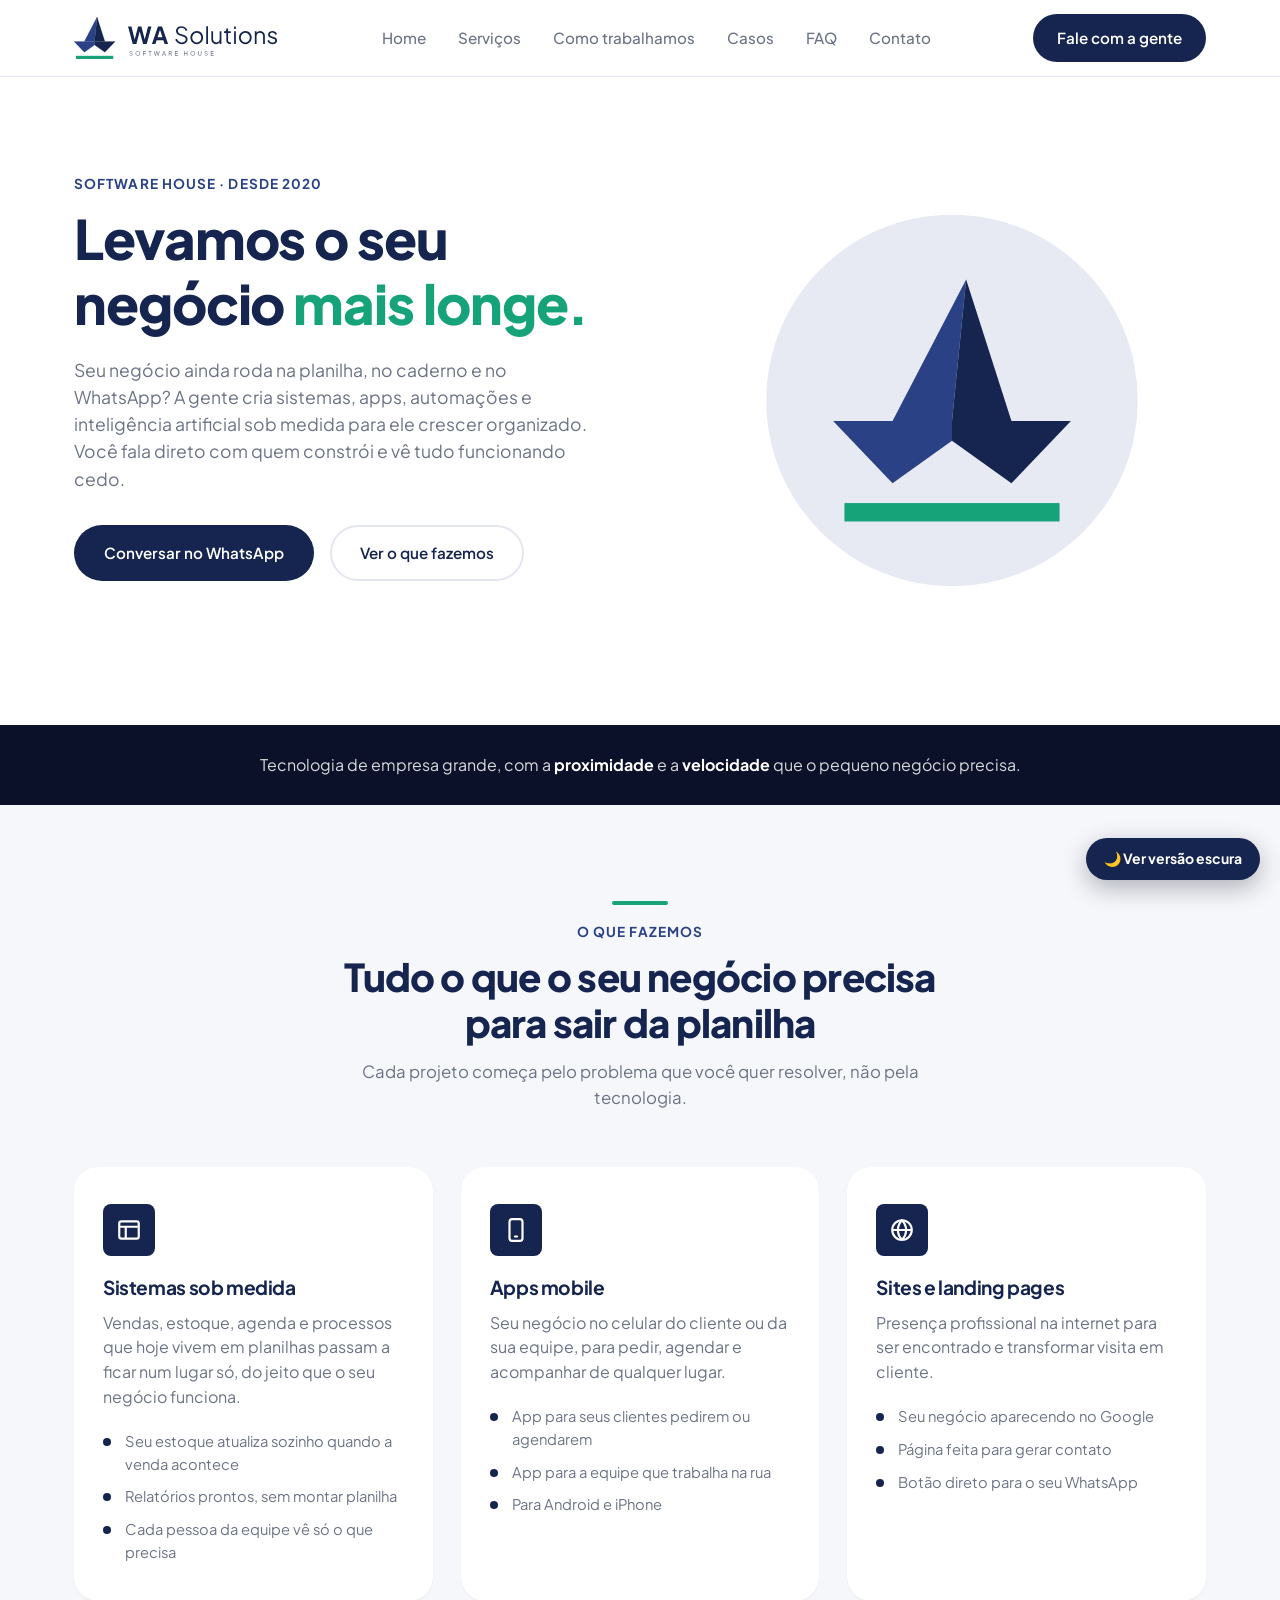
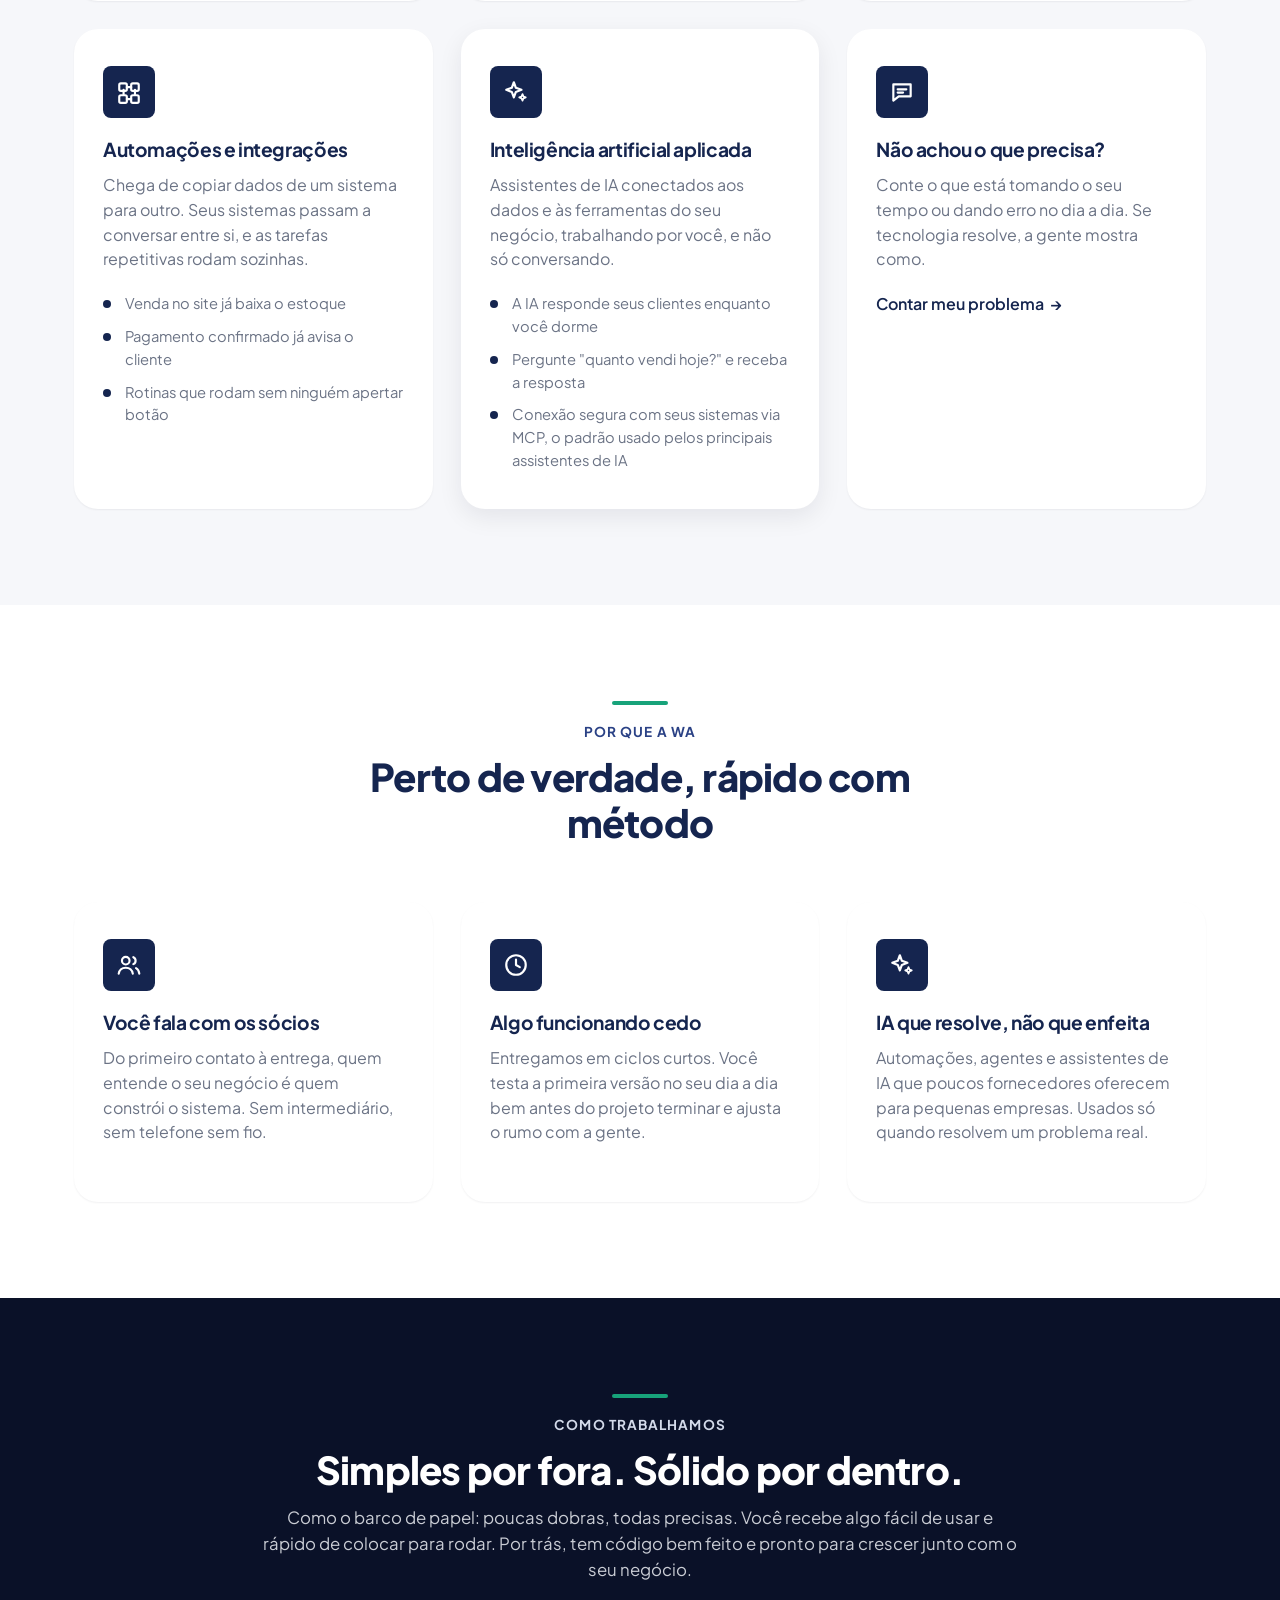
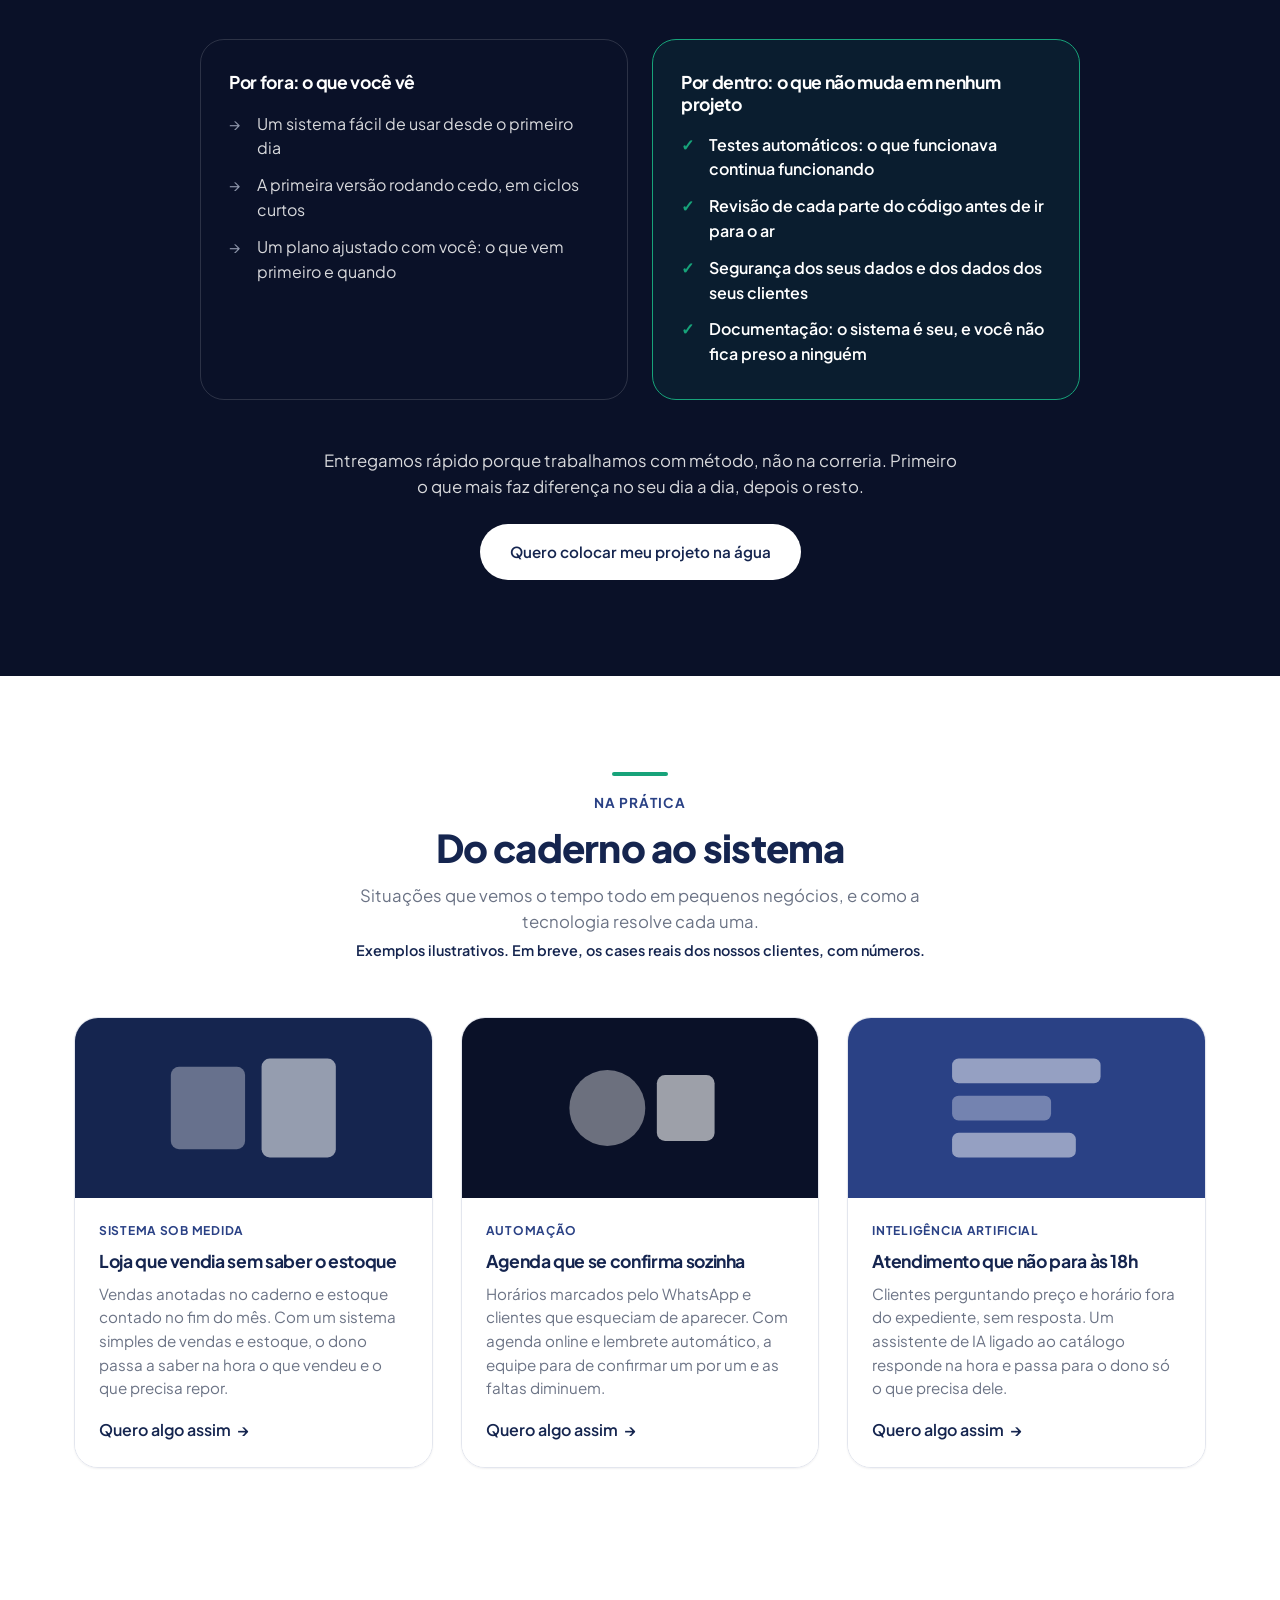
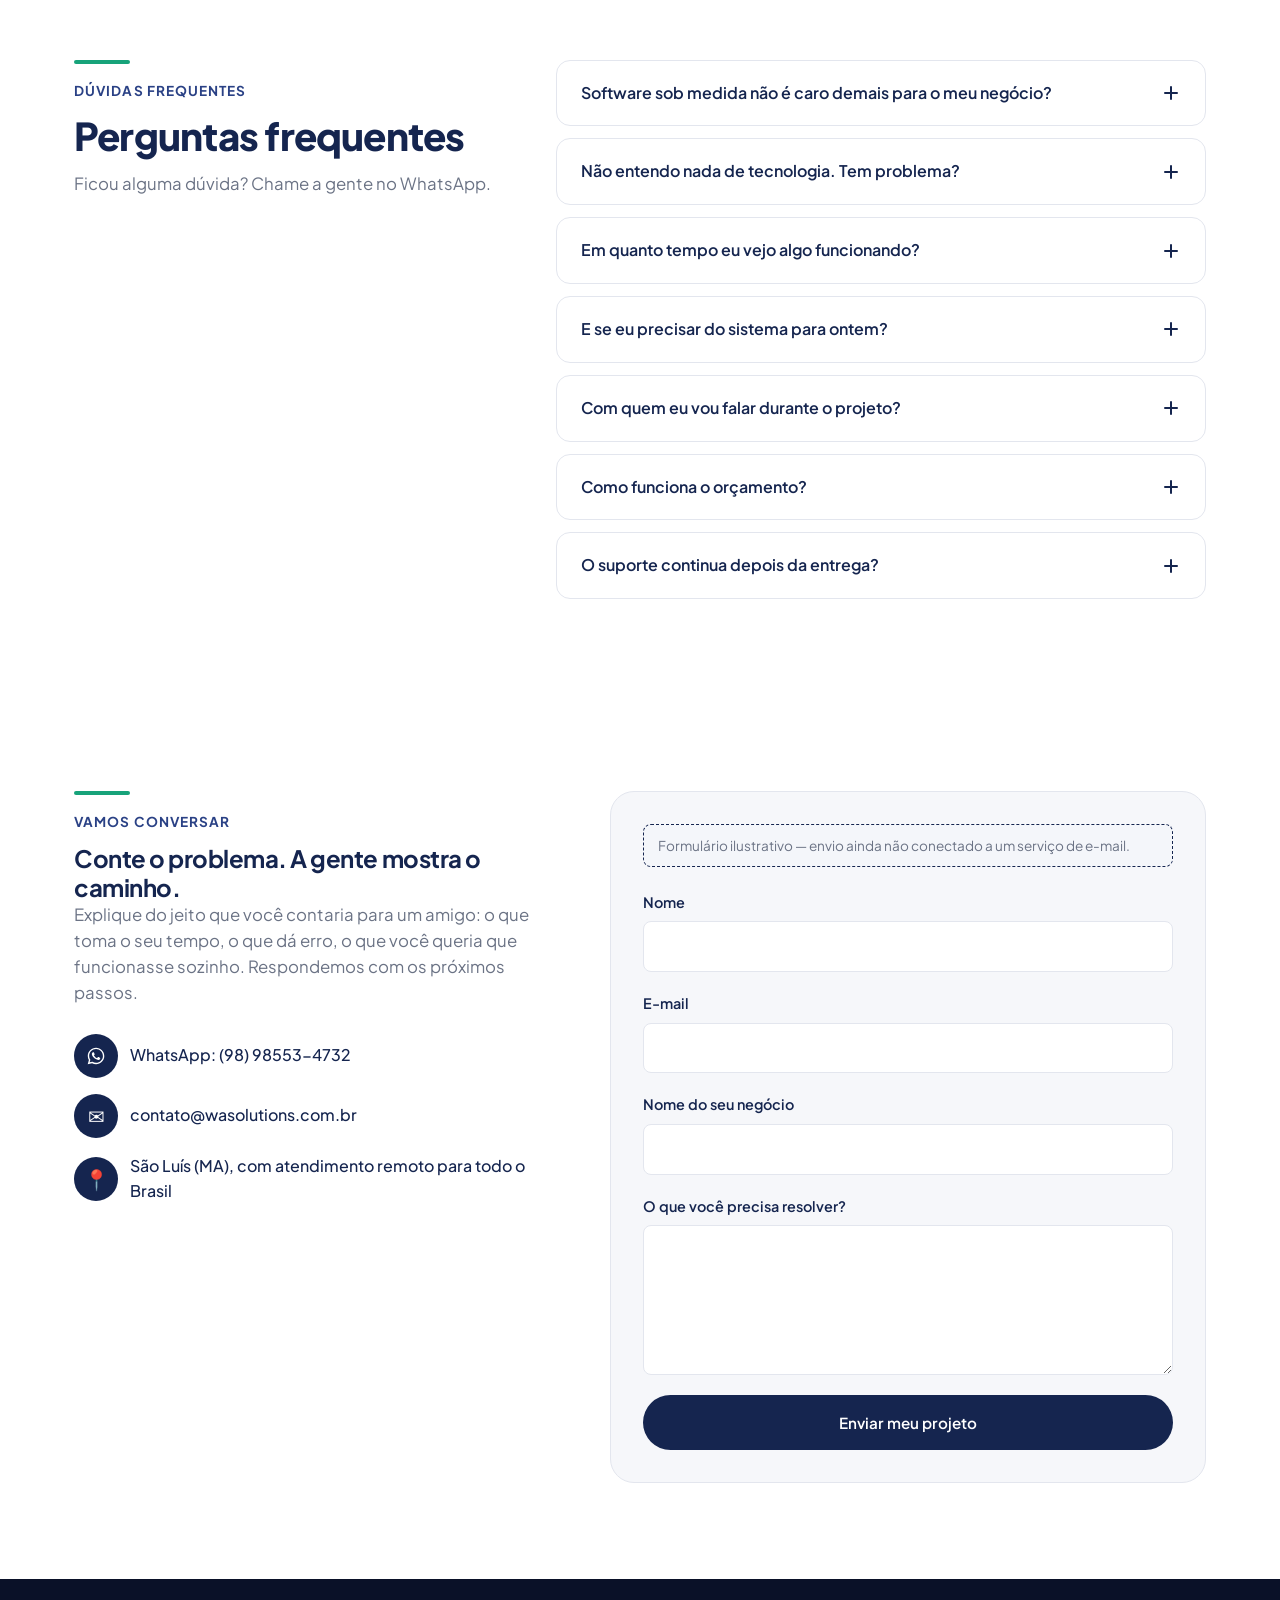
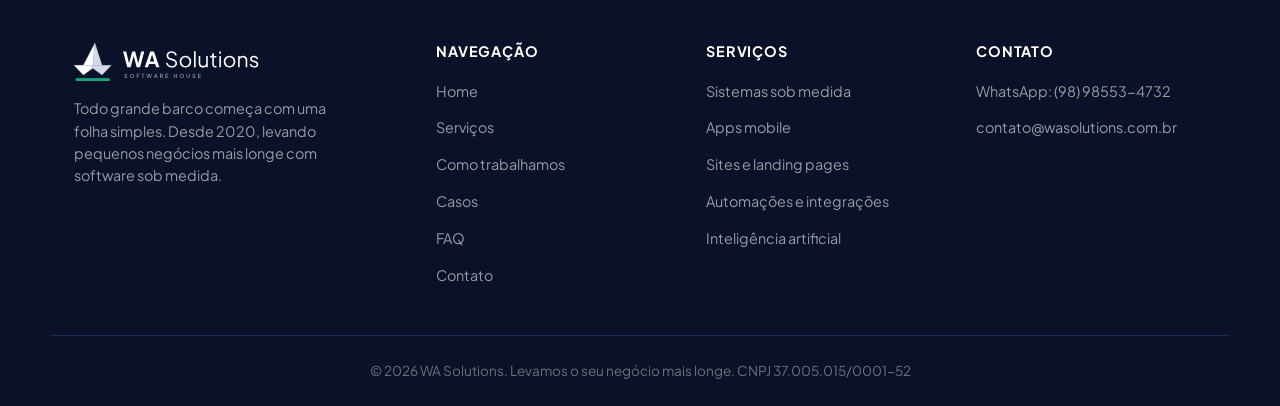
<file: index.html>
<!DOCTYPE html>
<html lang="pt-BR">
<head>
<meta charset="UTF-8">
<meta name="viewport" content="width=device-width, initial-scale=1.0">
<title>WA Solutions — Levamos o seu negócio mais longe</title>
<meta name="description" content="Sistemas, apps, sites, automações e inteligência artificial feitos sob medida para pequenos negócios. Você fala direto com quem constrói e vê o projeto funcionando cedo.">
<link rel="icon" type="image/svg+xml" href="assets/images/icon.svg">
<link rel="apple-touch-icon" href="assets/images/apple-touch-icon.png">
<link rel="preconnect" href="https://fonts.googleapis.com">
<link rel="preconnect" href="https://fonts.gstatic.com" crossorigin>
<link href="https://fonts.googleapis.com/css2?family=Plus+Jakarta+Sans:wght@400;500;600;700;800&display=swap" rel="stylesheet">
<link rel="stylesheet" href="assets/css/style.css">
</head>
<body>

<a class="skip-link" href="#main">Pular para o conteúdo</a>

<!-- Header -->
<header class="site-header" id="top">
  <div class="container header-inner">
    <a href="#top" class="logo">
      <img src="assets/images/logo.svg" alt="WA Solutions">
    </a>

    <nav class="nav" id="nav">
      <ul>
        <li><a href="#top" class="nav-link active">Home</a></li>
        <li><a href="#servicos" class="nav-link">Serviços</a></li>
        <li><a href="#como-trabalhamos" class="nav-link">Como trabalhamos</a></li>
        <li><a href="#casos-de-sucesso" class="nav-link">Casos</a></li>
        <li><a href="#faq" class="nav-link">FAQ</a></li>
        <li><a href="#contato" class="nav-link">Contato</a></li>
      </ul>
    </nav>

    <a href="#contato" class="btn btn-primary btn-header">Fale com a gente</a>

    <button class="nav-toggle" id="navToggle" aria-label="Abrir menu" aria-expanded="false" aria-controls="nav">
      <span></span><span></span><span></span>
    </button>
  </div>
</header>

<main id="main">

  <!-- Hero -->
  <section class="hero">
    <div class="container hero-inner">
      <div class="hero-text">
        <p class="eyebrow">Software house · Desde 2020</p>
        <h1>Levamos o seu negócio <span class="text-accent">mais longe.</span></h1>
        <p class="hero-subtitle">
          Seu negócio ainda roda na planilha, no caderno e no WhatsApp? A gente cria sistemas,
          apps, automações e inteligência artificial sob medida para ele crescer organizado.
          Você fala direto com quem constrói e vê tudo funcionando cedo.
        </p>
        <div class="hero-actions">
          <a href="https://wa.me/5598985534732?text=Ol%C3%A1!%20Vim%20pelo%20site%20e%20quero%20falar%20sobre%20um%20projeto." target="_blank" rel="noopener" class="btn btn-primary">Conversar no WhatsApp</a>
          <a href="#servicos" class="btn btn-ghost">Ver o que fazemos</a>
        </div>
      </div>

      <div class="hero-visual" aria-hidden="true">
        <svg viewBox="0 0 520 460" fill="none" xmlns="http://www.w3.org/2000/svg" class="hero-svg">
          <circle cx="260" cy="230" r="210" fill="var(--color-accent-100)"/>
          <g transform="translate(100,61.2) scale(3.2)">
            <polygon points="8,60 50,60 50,67 29,82" fill="#2A4185"/>
            <polygon points="50,60 92,60 71,82 50,67" fill="#15254F"/>
            <polygon points="55,10 29,60 50,60" fill="#2A4185"/>
            <polygon points="55,10 50,60 71,60" fill="#15254F"/>
            <rect x="12" y="89" width="76" height="6.5" fill="#17A37A"/>
          </g>
        </svg>
      </div>
    </div>
  </section>

  <!-- Proposta de valor -->
  <section class="trust-bar">
    <div class="container">
      <p>Tecnologia de empresa grande, com a <strong>proximidade</strong> e a <strong>velocidade</strong> que o pequeno negócio precisa.</p>
    </div>
  </section>

  <!-- Serviços -->
  <section class="services" id="servicos">
    <div class="container">
      <div class="section-head">
        <span class="deco-line" aria-hidden="true"></span>
        <p class="eyebrow">O que fazemos</p>
        <h2>Tudo o que o seu negócio precisa para sair da planilha</h2>
        <p class="section-subtitle">Cada projeto começa pelo problema que você quer resolver, não pela tecnologia.</p>
      </div>

      <div class="services-grid">
        <article class="service-card">
          <div class="service-icon">
            <svg viewBox="0 0 24 24" fill="none" xmlns="http://www.w3.org/2000/svg"><rect x="3" y="4" width="18" height="16" rx="2" stroke="currentColor" stroke-width="2"/><path d="M3 9h18M9 9v11" stroke="currentColor" stroke-width="2"/></svg>
          </div>
          <h3>Sistemas sob medida</h3>
          <p>Vendas, estoque, agenda e processos que hoje vivem em planilhas passam a ficar num lugar só, do jeito que o seu negócio funciona.</p>
          <ul class="service-list">
            <li>Seu estoque atualiza sozinho quando a venda acontece</li>
            <li>Relatórios prontos, sem montar planilha</li>
            <li>Cada pessoa da equipe vê só o que precisa</li>
          </ul>
        </article>

        <article class="service-card">
          <div class="service-icon">
            <svg viewBox="0 0 24 24" fill="none" xmlns="http://www.w3.org/2000/svg"><rect x="6" y="2" width="12" height="20" rx="2.5" stroke="currentColor" stroke-width="2"/><path d="M11 18h2" stroke="currentColor" stroke-width="2" stroke-linecap="round"/></svg>
          </div>
          <h3>Apps mobile</h3>
          <p>Seu negócio no celular do cliente ou da sua equipe, para pedir, agendar e acompanhar de qualquer lugar.</p>
          <ul class="service-list">
            <li>App para seus clientes pedirem ou agendarem</li>
            <li>App para a equipe que trabalha na rua</li>
            <li>Para Android e iPhone</li>
          </ul>
        </article>

        <article class="service-card">
          <div class="service-icon">
            <svg viewBox="0 0 24 24" fill="none" xmlns="http://www.w3.org/2000/svg"><circle cx="12" cy="12" r="9" stroke="currentColor" stroke-width="2"/><path d="M3 12h18M12 3c2.5 2.6 3.8 5.6 3.8 9s-1.3 6.4-3.8 9c-2.5-2.6-3.8-5.6-3.8-9S9.5 5.6 12 3z" stroke="currentColor" stroke-width="2" stroke-linejoin="round"/></svg>
          </div>
          <h3>Sites e landing pages</h3>
          <p>Presença profissional na internet para ser encontrado e transformar visita em cliente.</p>
          <ul class="service-list">
            <li>Seu negócio aparecendo no Google</li>
            <li>Página feita para gerar contato</li>
            <li>Botão direto para o seu WhatsApp</li>
          </ul>
        </article>

        <article class="service-card">
          <div class="service-icon">
            <svg viewBox="0 0 24 24" fill="none" xmlns="http://www.w3.org/2000/svg"><rect x="3" y="4" width="7" height="7" rx="1.5" stroke="currentColor" stroke-width="2"/><rect x="14" y="4" width="7" height="7" rx="1.5" stroke="currentColor" stroke-width="2"/><rect x="3" y="15" width="7" height="7" rx="1.5" stroke="currentColor" stroke-width="2"/><rect x="14" y="15" width="7" height="7" rx="1.5" stroke="currentColor" stroke-width="2"/><path d="M10 7.5h4M17.5 10v4M7 10v4M10 18.5h4" stroke="currentColor" stroke-width="2" stroke-linecap="round"/></svg>
          </div>
          <h3>Automações e integrações</h3>
          <p>Chega de copiar dados de um sistema para outro. Seus sistemas passam a conversar entre si, e as tarefas repetitivas rodam sozinhas.</p>
          <ul class="service-list">
            <li>Venda no site já baixa o estoque</li>
            <li>Pagamento confirmado já avisa o cliente</li>
            <li>Rotinas que rodam sem ninguém apertar botão</li>
          </ul>
        </article>

        <article class="service-card service-card--highlight">
          <div class="service-icon">
            <svg viewBox="0 0 24 24" fill="none" xmlns="http://www.w3.org/2000/svg"><path d="M10 3l1.9 5.1L17 10l-5.1 1.9L10 17l-1.9-5.1L3 10l5.1-1.9L10 3z" stroke="currentColor" stroke-width="2" stroke-linejoin="round"/><path d="M18 14l.9 2.1L21 17l-2.1.9L18 20l-.9-2.1L15 17l2.1-.9L18 14z" stroke="currentColor" stroke-width="1.6" stroke-linejoin="round"/></svg>
          </div>
          <h3>Inteligência artificial aplicada</h3>
          <p>Assistentes de IA conectados aos dados e às ferramentas do seu negócio, trabalhando por você, e não só conversando.</p>
          <ul class="service-list">
            <li>A IA responde seus clientes enquanto você dorme</li>
            <li>Pergunte "quanto vendi hoje?" e receba a resposta</li>
            <li>Conexão segura com seus sistemas via MCP, o padrão usado pelos principais assistentes de IA</li>
          </ul>
        </article>

        <article class="service-card">
          <div class="service-icon">
            <svg viewBox="0 0 24 24" fill="none" xmlns="http://www.w3.org/2000/svg"><path d="M4 5h16v11H9l-5 4V5z" stroke="currentColor" stroke-width="2" stroke-linejoin="round"/><path d="M8 9.5h8M8 12.5h5" stroke="currentColor" stroke-width="2" stroke-linecap="round"/></svg>
          </div>
          <h3>Não achou o que precisa?</h3>
          <p>Conte o que está tomando o seu tempo ou dando erro no dia a dia. Se tecnologia resolve, a gente mostra como.</p>
          <a href="#contato" class="case-link">Contar meu problema <span aria-hidden="true">→</span></a>
        </article>
      </div>
    </div>
  </section>

  <!-- Diferenciais -->
  <section class="differentials">
    <div class="container">
      <div class="section-head">
        <span class="deco-line" aria-hidden="true"></span>
        <p class="eyebrow">Por que a WA</p>
        <h2>Perto de verdade, rápido com método</h2>
      </div>

      <div class="services-grid">
        <article class="service-card">
          <div class="service-icon">
            <svg viewBox="0 0 24 24" fill="none" xmlns="http://www.w3.org/2000/svg"><circle cx="9" cy="8" r="3.5" stroke="currentColor" stroke-width="2"/><path d="M2.5 20c.6-3.4 3.2-5.5 6.5-5.5s5.9 2.1 6.5 5.5" stroke="currentColor" stroke-width="2" stroke-linecap="round"/><path d="M16 4.8a3.5 3.5 0 010 6.4M18.5 14.9c1.6.8 2.7 2.5 3 5.1" stroke="currentColor" stroke-width="2" stroke-linecap="round"/></svg>
          </div>
          <h3>Você fala com os sócios</h3>
          <p>Do primeiro contato à entrega, quem entende o seu negócio é quem constrói o sistema. Sem intermediário, sem telefone sem fio.</p>
        </article>

        <article class="service-card">
          <div class="service-icon">
            <svg viewBox="0 0 24 24" fill="none" xmlns="http://www.w3.org/2000/svg"><path d="M3 12a9 9 0 1018 0 9 9 0 00-18 0z" stroke="currentColor" stroke-width="2"/><path d="M12 7v5l3.5 2" stroke="currentColor" stroke-width="2" stroke-linecap="round" stroke-linejoin="round"/></svg>
          </div>
          <h3>Algo funcionando cedo</h3>
          <p>Entregamos em ciclos curtos. Você testa a primeira versão no seu dia a dia bem antes do projeto terminar e ajusta o rumo com a gente.</p>
        </article>

        <article class="service-card">
          <div class="service-icon">
            <svg viewBox="0 0 24 24" fill="none" xmlns="http://www.w3.org/2000/svg"><path d="M10 3l1.9 5.1L17 10l-5.1 1.9L10 17l-1.9-5.1L3 10l5.1-1.9L10 3z" stroke="currentColor" stroke-width="2" stroke-linejoin="round"/><path d="M18 14l.9 2.1L21 17l-2.1.9L18 20l-.9-2.1L15 17l2.1-.9L18 14z" stroke="currentColor" stroke-width="1.6" stroke-linejoin="round"/></svg>
          </div>
          <h3>IA que resolve, não que enfeita</h3>
          <p>Automações, agentes e assistentes de IA que poucos fornecedores oferecem para pequenas empresas. Usados só quando resolvem um problema real.</p>
        </article>
      </div>
    </div>
  </section>

  <!-- Como trabalhamos -->
  <section class="promise" id="como-trabalhamos">
    <div class="container">
      <div class="section-head">
        <span class="deco-line" aria-hidden="true"></span>
        <p class="eyebrow">Como trabalhamos</p>
        <h2>Simples por fora. Sólido por dentro.</h2>
        <p class="section-subtitle">
          Como o barco de papel: poucas dobras, todas precisas. Você recebe algo fácil de usar e rápido
          de colocar para rodar. Por trás, tem código bem feito e pronto para crescer junto com o seu negócio.
        </p>
      </div>

      <div class="promise-grid">
        <div class="promise-col">
          <h3>Por fora: o que você vê</h3>
          <ul>
            <li>Um sistema fácil de usar desde o primeiro dia</li>
            <li>A primeira versão rodando cedo, em ciclos curtos</li>
            <li>Um plano ajustado com você: o que vem primeiro e quando</li>
          </ul>
        </div>
        <div class="promise-col promise-col--fixed">
          <h3>Por dentro: o que não muda em nenhum projeto</h3>
          <ul>
            <li>Testes automáticos: o que funcionava continua funcionando</li>
            <li>Revisão de cada parte do código antes de ir para o ar</li>
            <li>Segurança dos seus dados e dos dados dos seus clientes</li>
            <li>Documentação: o sistema é seu, e você não fica preso a ninguém</li>
          </ul>
        </div>
      </div>

      <div class="promise-close">
        <p>Entregamos rápido porque trabalhamos com método, não na correria. Primeiro o que mais faz diferença no seu dia a dia, depois o resto.</p>
        <a href="#contato" class="btn btn-primary">Quero colocar meu projeto na água</a>
      </div>
    </div>
  </section>

  <!-- Casos -->
  <section class="cases" id="casos-de-sucesso">
    <div class="container">
      <div class="section-head">
        <span class="deco-line" aria-hidden="true"></span>
        <p class="eyebrow">Na prática</p>
        <h2>Do caderno ao sistema</h2>
        <p class="section-subtitle">
          Situações que vemos o tempo todo em pequenos negócios, e como a tecnologia resolve cada uma.
          <em>Exemplos ilustrativos. Em breve, os cases reais dos nossos clientes, com números.</em>
        </p>
      </div>

      <div class="cases-grid">
        <article class="case-card">
          <div class="case-media case-media--a" aria-hidden="true">
            <svg viewBox="0 0 240 160" xmlns="http://www.w3.org/2000/svg"><rect width="240" height="160" rx="12" fill="none"/><rect x="20" y="30" width="90" height="100" rx="10" fill="rgba(255,255,255,.35)"/><rect x="130" y="20" width="90" height="120" rx="10" fill="rgba(255,255,255,.55)"/></svg>
          </div>
          <div class="case-body">
            <span class="case-tag">Sistema sob medida</span>
            <h3>Loja que vendia sem saber o estoque</h3>
            <p>Vendas anotadas no caderno e estoque contado no fim do mês. Com um sistema simples de vendas e estoque, o dono passa a saber na hora o que vendeu e o que precisa repor.</p>
            <a href="#contato" class="case-link">Quero algo assim <span aria-hidden="true">→</span></a>
          </div>
        </article>

        <article class="case-card">
          <div class="case-media case-media--b" aria-hidden="true">
            <svg viewBox="0 0 240 160" xmlns="http://www.w3.org/2000/svg"><rect width="240" height="160" rx="12" fill="none"/><circle cx="80" cy="80" r="46" fill="rgba(255,255,255,.4)"/><rect x="140" y="40" width="70" height="80" rx="10" fill="rgba(255,255,255,.6)"/></svg>
          </div>
          <div class="case-body">
            <span class="case-tag">Automação</span>
            <h3>Agenda que se confirma sozinha</h3>
            <p>Horários marcados pelo WhatsApp e clientes que esqueciam de aparecer. Com agenda online e lembrete automático, a equipe para de confirmar um por um e as faltas diminuem.</p>
            <a href="#contato" class="case-link">Quero algo assim <span aria-hidden="true">→</span></a>
          </div>
        </article>

        <article class="case-card">
          <div class="case-media case-media--c" aria-hidden="true">
            <svg viewBox="0 0 240 160" xmlns="http://www.w3.org/2000/svg"><rect width="240" height="160" rx="12" fill="none"/><rect x="30" y="20" width="180" height="30" rx="8" fill="rgba(255,255,255,.5)"/><rect x="30" y="65" width="120" height="30" rx="8" fill="rgba(255,255,255,.35)"/><rect x="30" y="110" width="150" height="30" rx="8" fill="rgba(255,255,255,.5)"/></svg>
          </div>
          <div class="case-body">
            <span class="case-tag">Inteligência artificial</span>
            <h3>Atendimento que não para às 18h</h3>
            <p>Clientes perguntando preço e horário fora do expediente, sem resposta. Um assistente de IA ligado ao catálogo responde na hora e passa para o dono só o que precisa dele.</p>
            <a href="#contato" class="case-link">Quero algo assim <span aria-hidden="true">→</span></a>
          </div>
        </article>
      </div>
    </div>
  </section>

  <!-- FAQ -->
  <section class="faq" id="faq">
    <div class="container faq-inner">
      <div class="section-head section-head--left">
        <span class="deco-line" aria-hidden="true"></span>
        <p class="eyebrow">Dúvidas frequentes</p>
        <h2>Perguntas frequentes</h2>
        <p class="section-subtitle">Ficou alguma dúvida? Chame a gente no WhatsApp.</p>
      </div>

      <div class="faq-list">
        <div class="faq-item">
          <button class="faq-question" aria-expanded="false">
            <span>Software sob medida não é caro demais para o meu negócio?</span>
            <span class="faq-icon" aria-hidden="true"></span>
          </button>
          <div class="faq-answer">
            <p>Não precisa ser. Começamos pelo que mais pesa no seu dia a dia e entregamos em etapas. Você investe primeiro no que traz retorno e decide o próximo passo já vendo o sistema funcionar.</p>
          </div>
        </div>

        <div class="faq-item">
          <button class="faq-question" aria-expanded="false">
            <span>Não entendo nada de tecnologia. Tem problema?</span>
            <span class="faq-icon" aria-hidden="true"></span>
          </button>
          <div class="faq-answer">
            <p>Nenhum. Você explica como o seu negócio funciona, e a parte técnica fica com a gente. A conversa é na sua língua, sem jargão.</p>
          </div>
        </div>

        <div class="faq-item">
          <button class="faq-question" aria-expanded="false">
            <span>Em quanto tempo eu vejo algo funcionando?</span>
            <span class="faq-icon" aria-hidden="true"></span>
          </button>
          <div class="faq-answer">
            <p>Trabalhamos em ciclos curtos. A primeira versão fica pronta cedo para você testar no dia a dia, e o sistema cresce a partir dela. O prazo de cada etapa vem por escrito na proposta.</p>
          </div>
        </div>

        <div class="faq-item">
          <button class="faq-question" aria-expanded="false">
            <span>E se eu precisar do sistema para ontem?</span>
            <span class="faq-icon" aria-hidden="true"></span>
          </button>
          <div class="faq-answer">
            <p>A gente conversa sobre prioridade e entrega primeiro o que resolve a dor mais urgente. O que não fazemos é pular testes ou revisão para ganhar alguns dias, porque essa conta sempre volta, e mais cara.</p>
          </div>
        </div>

        <div class="faq-item">
          <button class="faq-question" aria-expanded="false">
            <span>Com quem eu vou falar durante o projeto?</span>
            <span class="faq-icon" aria-hidden="true"></span>
          </button>
          <div class="faq-answer">
            <p>Com os sócios da WA, do primeiro contato à entrega. Quem ouve o seu problema é quem constrói a solução.</p>
          </div>
        </div>

        <div class="faq-item">
          <button class="faq-question" aria-expanded="false">
            <span>Como funciona o orçamento?</span>
            <span class="faq-icon" aria-hidden="true"></span>
          </button>
          <div class="faq-answer">
            <p>Começa com uma conversa sobre o seu problema, não sobre tecnologia. Depois enviamos uma proposta por escrito com escopo, prazo e investimento. Até aqui, sem compromisso.</p>
          </div>
        </div>

        <div class="faq-item">
          <button class="faq-question" aria-expanded="false">
            <span>O suporte continua depois da entrega?</span>
            <span class="faq-icon" aria-hidden="true"></span>
          </button>
          <div class="faq-answer">
            <p>Sim. Temos planos de manutenção e evolução depois que o sistema entra no ar, com acompanhamento, correções e novas funcionalidades conforme o seu negócio cresce.</p>
          </div>
        </div>
      </div>
    </div>
  </section>

  <!-- Contato -->
  <section class="contact" id="contato">
    <div class="container contact-inner">
      <div class="contact-info">
        <span class="deco-line" aria-hidden="true"></span>
        <p class="eyebrow">Vamos conversar</p>
        <h2>Conte o problema. A gente mostra o caminho.</h2>
        <p class="section-subtitle">
          Explique do jeito que você contaria para um amigo: o que toma o seu tempo, o que dá erro,
          o que você queria que funcionasse sozinho. Respondemos com os próximos passos.
        </p>

        <ul class="contact-details">
          <li>
            <span class="contact-icon" aria-hidden="true">
              <svg viewBox="0 0 24 24" width="20" height="20" fill="currentColor" xmlns="http://www.w3.org/2000/svg"><path d="M12.04 2C6.58 2 2.13 6.45 2.13 11.91c0 1.75.46 3.45 1.32 4.95L2.05 22l5.25-1.38a9.9 9.9 0 004.74 1.2c5.46 0 9.91-4.45 9.91-9.91S17.5 2 12.04 2zm0 18.15c-1.48 0-2.93-.4-4.2-1.15l-.3-.18-3.12.82.83-3.04-.2-.31a8.2 8.2 0 01-1.26-4.38c0-4.54 3.7-8.24 8.25-8.24 4.54 0 8.24 3.7 8.24 8.24 0 4.55-3.7 8.24-8.24 8.24zm4.52-6.16c-.25-.12-1.47-.72-1.69-.81-.23-.08-.39-.12-.56.13-.16.24-.64.8-.78.97-.14.16-.29.18-.54.06-.25-.12-1.05-.39-1.99-1.23-.74-.66-1.23-1.47-1.38-1.72-.14-.25-.02-.38.11-.5.11-.11.25-.29.37-.43.13-.15.17-.25.25-.41.08-.17.04-.31-.02-.43-.06-.12-.56-1.34-.76-1.84-.2-.48-.41-.42-.56-.43h-.48c-.17 0-.43.06-.66.31-.22.25-.86.85-.86 2.07 0 1.22.89 2.4 1.01 2.56.12.17 1.75 2.67 4.23 3.74.59.26 1.05.41 1.41.52.59.19 1.13.16 1.56.1.48-.07 1.47-.6 1.67-1.18.21-.58.21-1.07.14-1.18-.06-.11-.22-.17-.47-.29z"/></svg>
            </span>
            <a href="https://wa.me/5598985534732?text=Ol%C3%A1!%20Vim%20pelo%20site%20e%20quero%20falar%20sobre%20um%20projeto." target="_blank" rel="noopener">WhatsApp: (98) 98553-4732</a>
          </li>
          <li>
            <span class="contact-icon" aria-hidden="true">✉</span>
            <a href="mailto:contato@wasolutions.com.br">contato@wasolutions.com.br</a>
          </li>
          <li>
            <span class="contact-icon" aria-hidden="true">📍</span>
            <span>São Luís (MA), com atendimento remoto para todo o Brasil</span>
          </li>
        </ul>
      </div>

      <form class="contact-form" id="contactForm" novalidate>
        <p class="form-note">Formulário ilustrativo — envio ainda não conectado a um serviço de e-mail.</p>

        <div class="form-row">
          <label for="name">Nome</label>
          <input type="text" id="name" name="name" required autocomplete="name">
        </div>

        <div class="form-row">
          <label for="email">E-mail</label>
          <input type="email" id="email" name="email" required autocomplete="email">
        </div>

        <div class="form-row">
          <label for="company">Nome do seu negócio</label>
          <input type="text" id="company" name="company" autocomplete="organization">
        </div>

        <div class="form-row">
          <label for="message">O que você precisa resolver?</label>
          <textarea id="message" name="message" rows="5" required></textarea>
        </div>

        <button type="submit" class="btn btn-primary btn-full">Enviar meu projeto</button>

        <p class="form-success" id="formSuccess" role="status" hidden>
          Obrigado! Sua mensagem foi registrada localmente (formulário de demonstração).
        </p>
      </form>
    </div>
  </section>

</main>

<!-- Footer -->
<footer class="site-footer">
  <div class="container footer-inner">
    <div class="footer-brand">
      <img src="assets/images/logo-dark.svg" alt="WA Solutions" class="footer-logo">
      <p>Todo grande barco começa com uma folha simples. Desde 2020, levando pequenos negócios mais longe com software sob medida.</p>
    </div>

    <div class="footer-links">
      <h4>Navegação</h4>
      <ul>
        <li><a href="#top">Home</a></li>
        <li><a href="#servicos">Serviços</a></li>
        <li><a href="#como-trabalhamos">Como trabalhamos</a></li>
        <li><a href="#casos-de-sucesso">Casos</a></li>
        <li><a href="#faq">FAQ</a></li>
        <li><a href="#contato">Contato</a></li>
      </ul>
    </div>

    <div class="footer-links">
      <h4>Serviços</h4>
      <ul>
        <li><a href="#servicos">Sistemas sob medida</a></li>
        <li><a href="#servicos">Apps mobile</a></li>
        <li><a href="#servicos">Sites e landing pages</a></li>
        <li><a href="#servicos">Automações e integrações</a></li>
        <li><a href="#servicos">Inteligência artificial</a></li>
      </ul>
    </div>

    <div class="footer-links">
      <h4>Contato</h4>
      <ul>
        <li><a href="https://wa.me/5598985534732" target="_blank" rel="noopener">WhatsApp: (98) 98553-4732</a></li>
        <li><a href="mailto:contato@wasolutions.com.br">contato@wasolutions.com.br</a></li>
      </ul>
    </div>
  </div>

  <div class="container footer-bottom">
    <p>&copy; <span id="year"></span> WA Solutions. Levamos o seu negócio mais longe. CNPJ 37.005.015/0001-52</p>
  </div>
</footer>

<script src="assets/js/main.js"></script>
<a href="index-dark.html" style="position:fixed;bottom:20px;right:20px;z-index:999;background:#15254F;color:#fff;padding:10px 18px;border-radius:999px;font-family:'Plus Jakarta Sans',sans-serif;font-size:14px;font-weight:700;text-decoration:none;box-shadow:0 8px 24px rgba(10,17,40,0.3);">🌙 Ver versão escura</a>
</body>
</html>
</file>
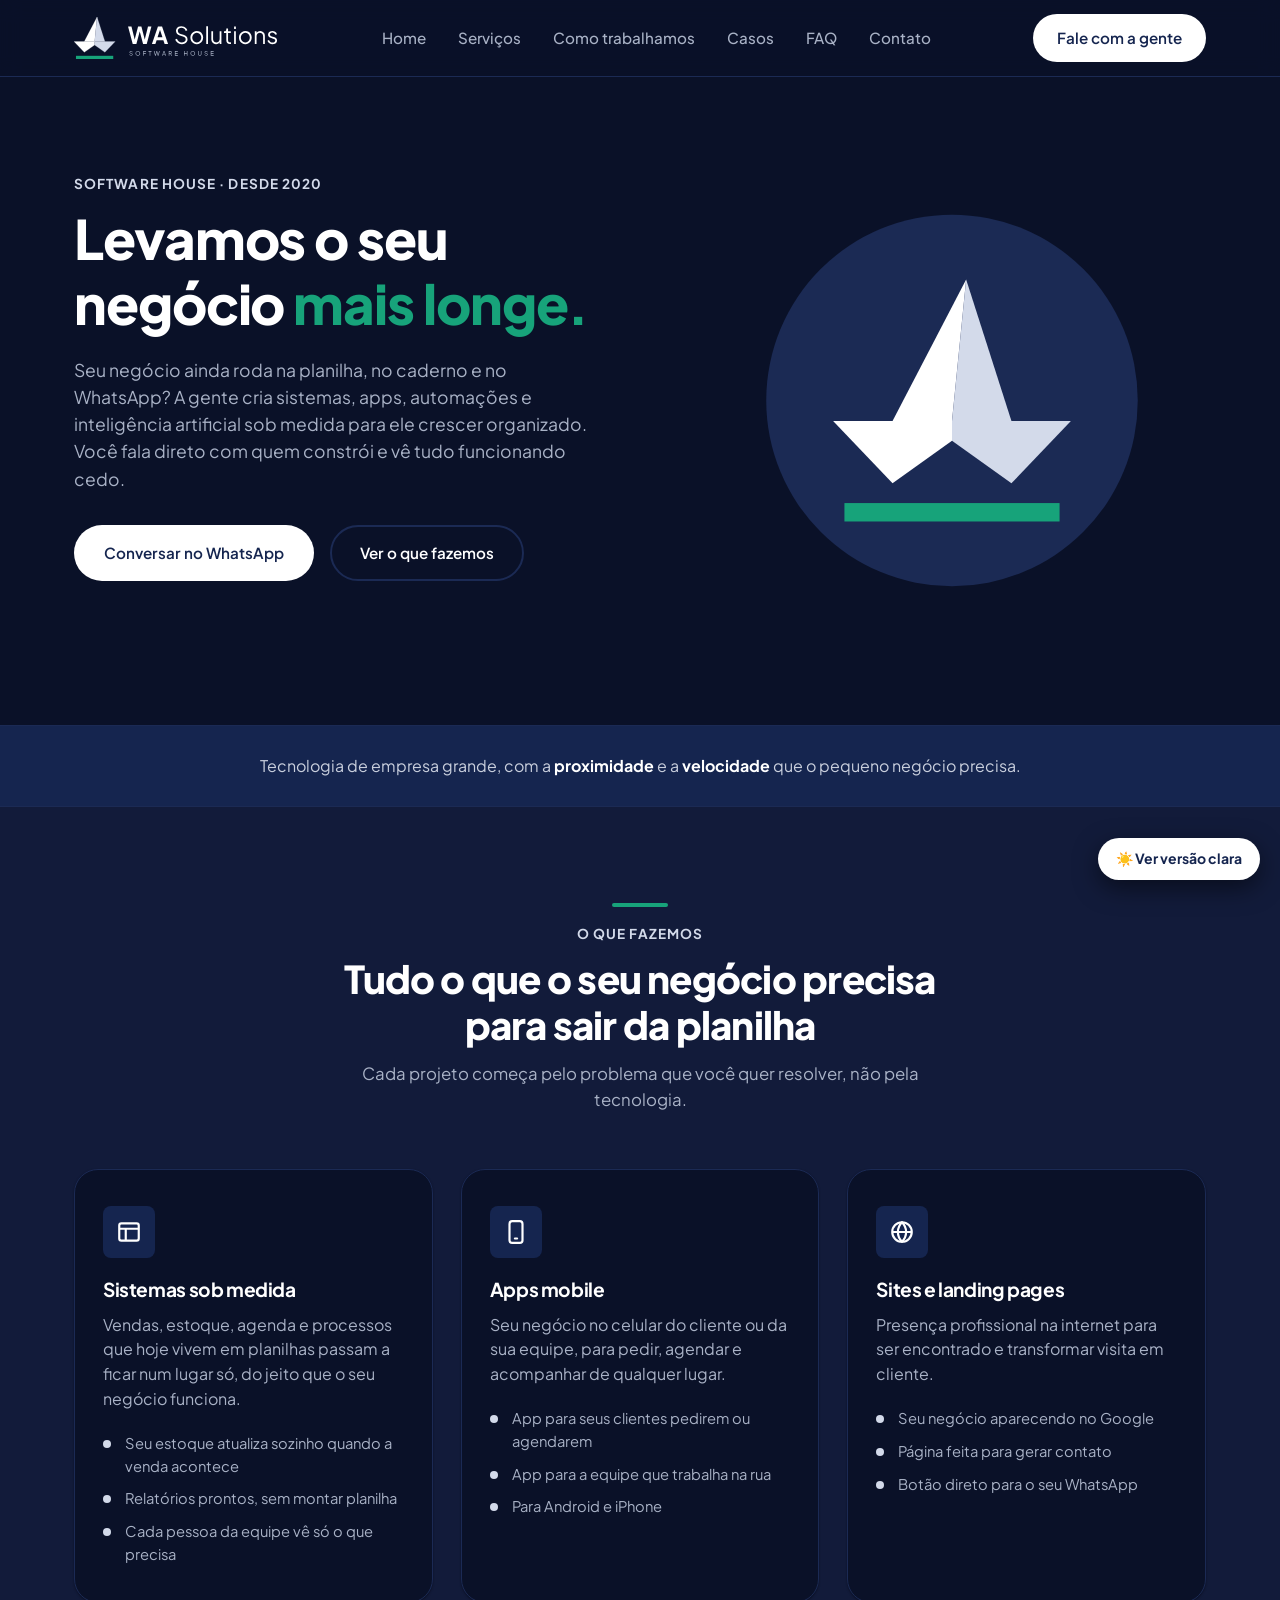
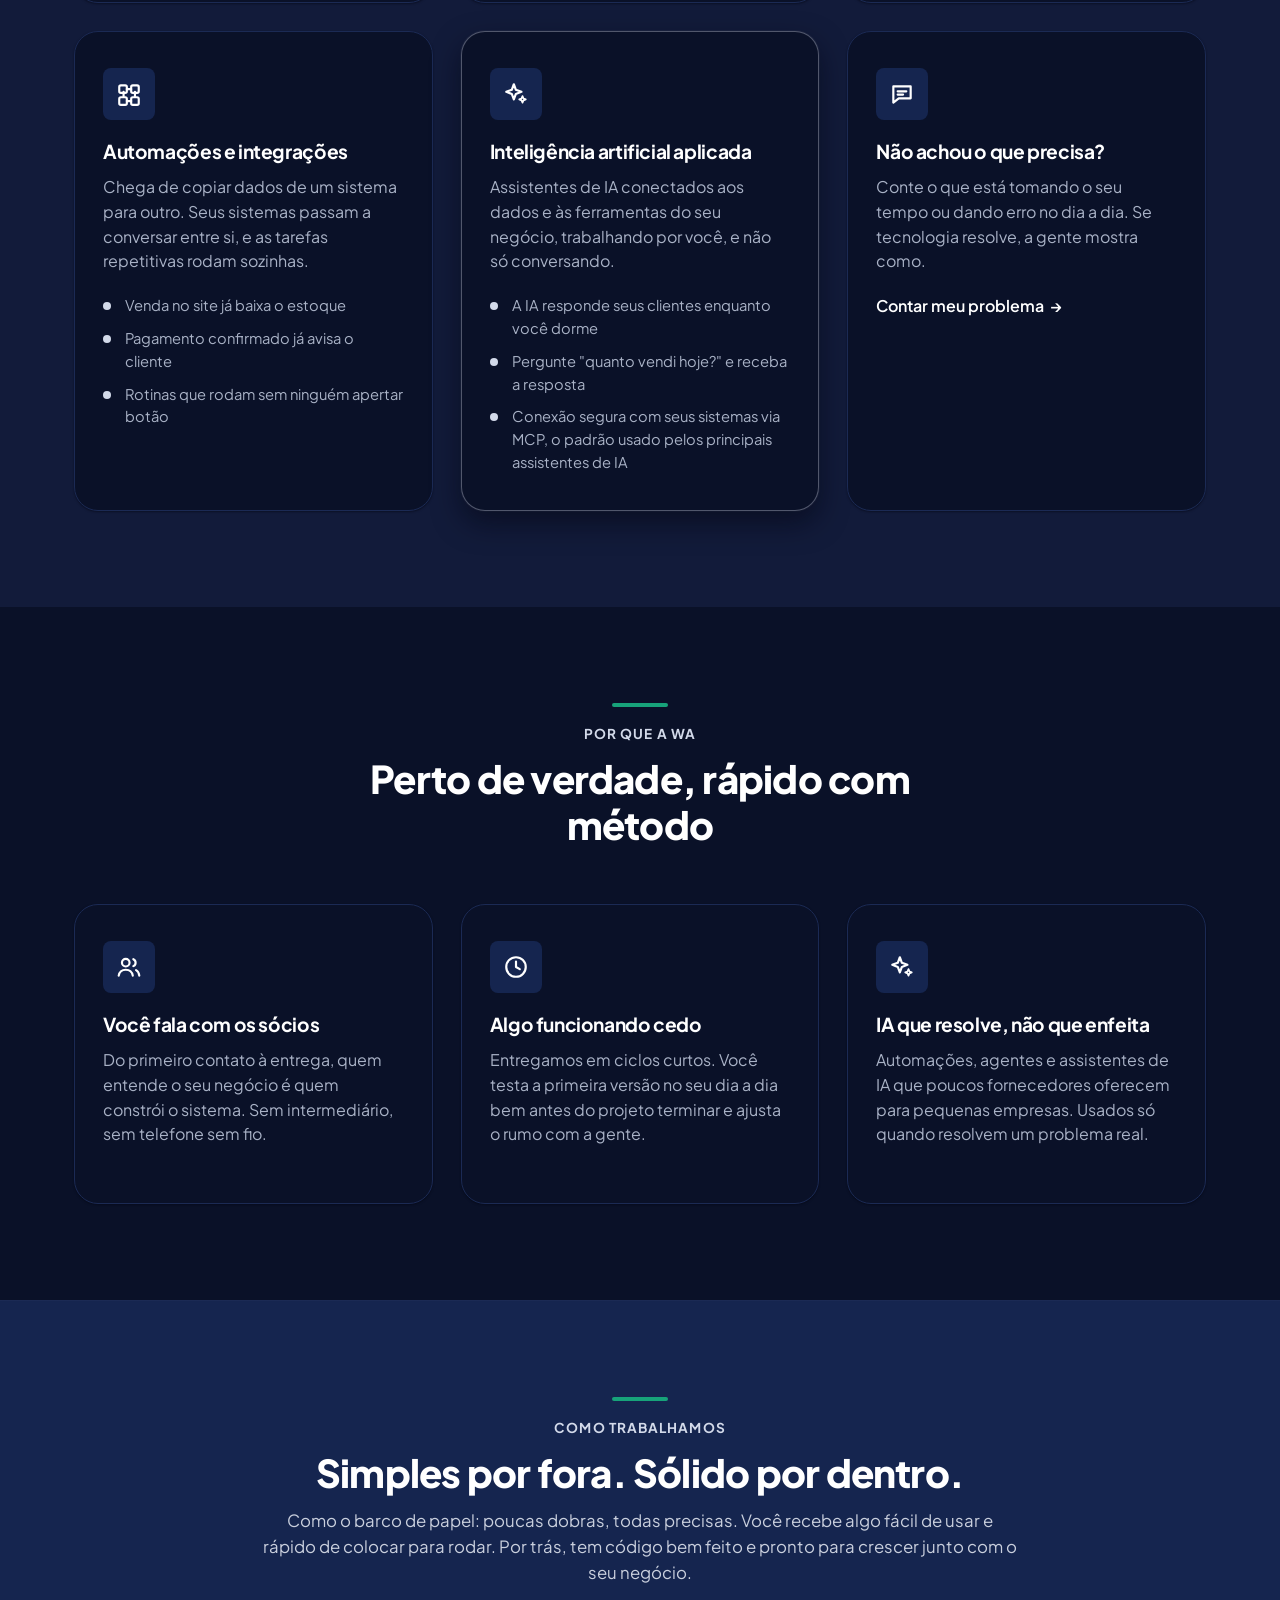
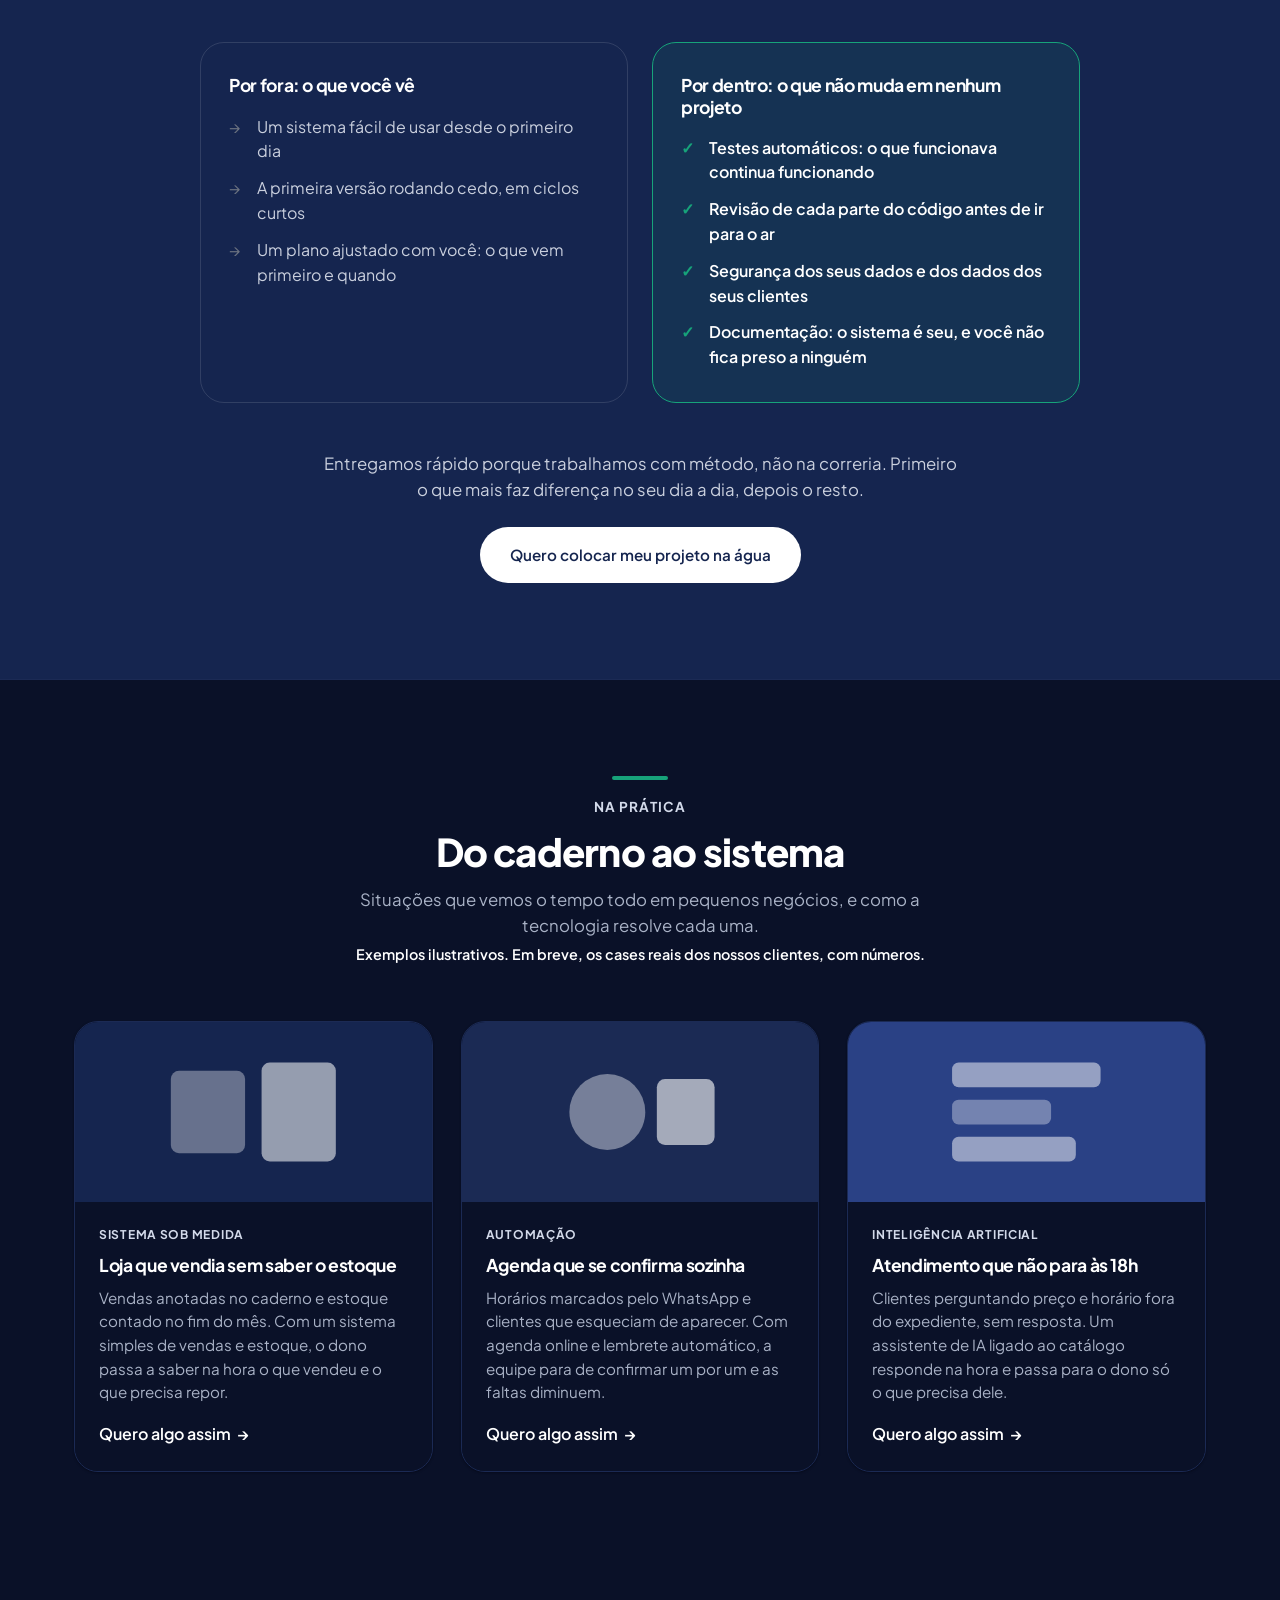
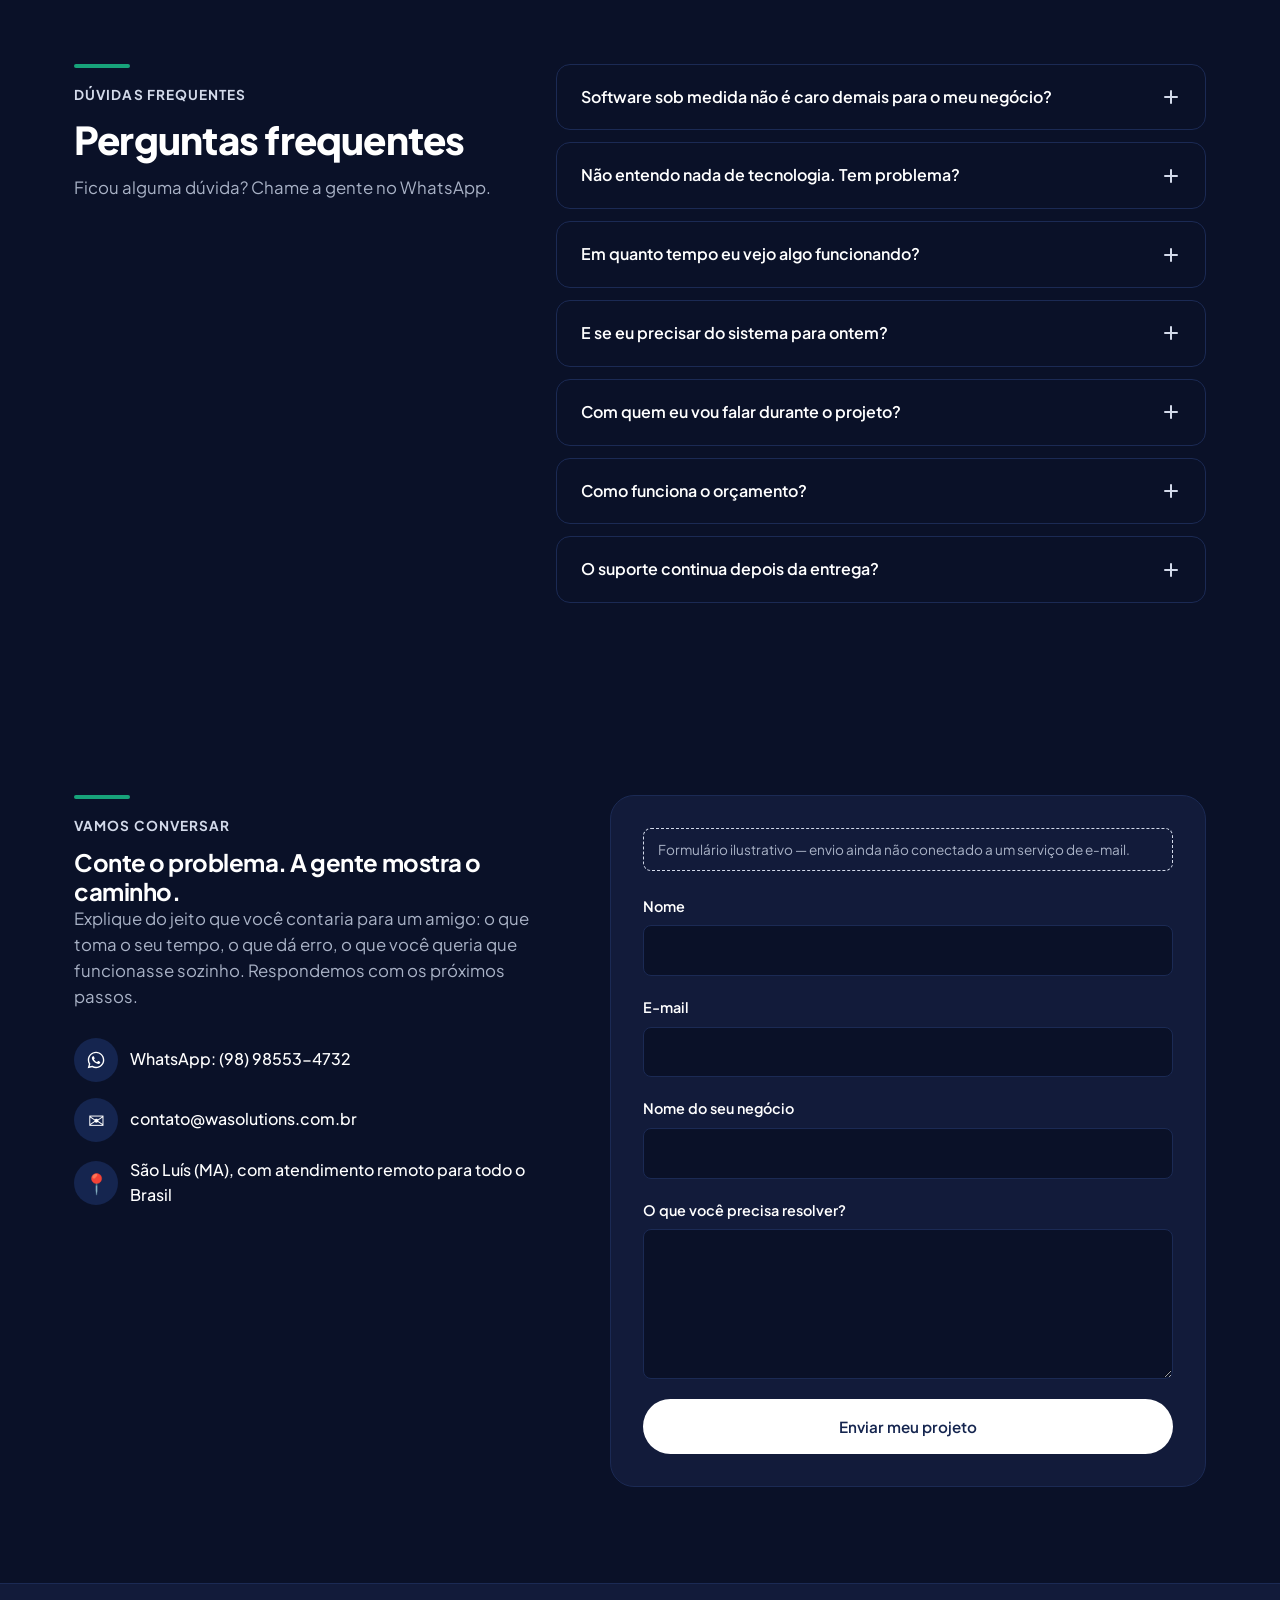
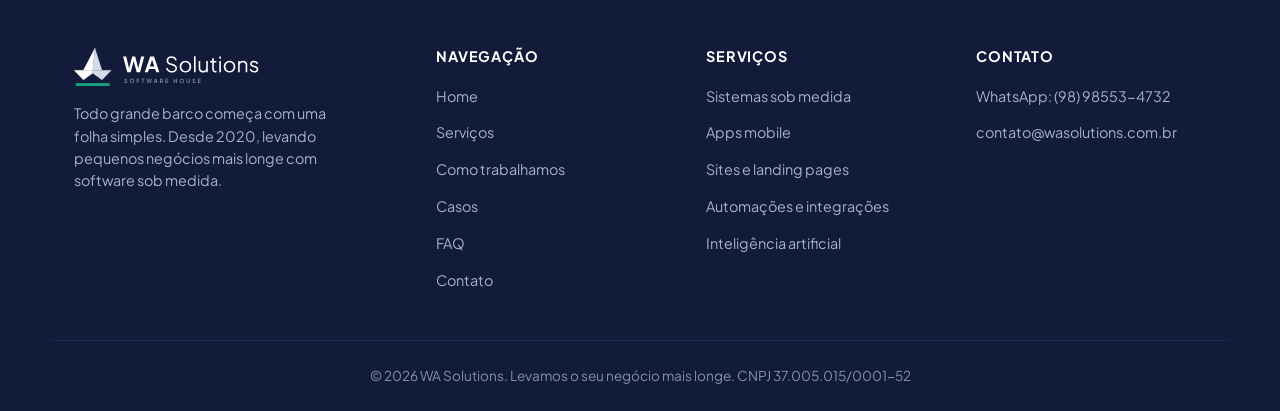
<file: index-dark.html>
<!DOCTYPE html>
<html lang="pt-BR" data-theme="dark">
<head>
<meta charset="UTF-8">
<meta name="viewport" content="width=device-width, initial-scale=1.0">
<title>WA Solutions — Levamos o seu negócio mais longe (tema escuro)</title>
<meta name="description" content="Sistemas, apps, sites, automações e inteligência artificial feitos sob medida para pequenos negócios. Você fala direto com quem constrói e vê o projeto funcionando cedo.">
<link rel="icon" type="image/svg+xml" href="assets/images/icon.svg">
<link rel="apple-touch-icon" href="assets/images/apple-touch-icon.png">
<link rel="preconnect" href="https://fonts.googleapis.com">
<link rel="preconnect" href="https://fonts.gstatic.com" crossorigin>
<link href="https://fonts.googleapis.com/css2?family=Plus+Jakarta+Sans:wght@400;500;600;700;800&display=swap" rel="stylesheet">
<link rel="stylesheet" href="assets/css/style-dark.css">
</head>
<body>

<a class="skip-link" href="#main">Pular para o conteúdo</a>

<!-- Header -->
<header class="site-header" id="top">
  <div class="container header-inner">
    <a href="#top" class="logo">
      <img src="assets/images/logo-dark.svg" alt="WA Solutions">
    </a>

    <nav class="nav" id="nav">
      <ul>
        <li><a href="#top" class="nav-link active">Home</a></li>
        <li><a href="#servicos" class="nav-link">Serviços</a></li>
        <li><a href="#como-trabalhamos" class="nav-link">Como trabalhamos</a></li>
        <li><a href="#casos-de-sucesso" class="nav-link">Casos</a></li>
        <li><a href="#faq" class="nav-link">FAQ</a></li>
        <li><a href="#contato" class="nav-link">Contato</a></li>
      </ul>
    </nav>

    <a href="#contato" class="btn btn-primary btn-header">Fale com a gente</a>

    <button class="nav-toggle" id="navToggle" aria-label="Abrir menu" aria-expanded="false" aria-controls="nav">
      <span></span><span></span><span></span>
    </button>
  </div>
</header>

<main id="main">

  <!-- Hero -->
  <section class="hero">
    <div class="container hero-inner">
      <div class="hero-text">
        <p class="eyebrow">Software house · Desde 2020</p>
        <h1>Levamos o seu negócio <span class="text-accent">mais longe.</span></h1>
        <p class="hero-subtitle">
          Seu negócio ainda roda na planilha, no caderno e no WhatsApp? A gente cria sistemas,
          apps, automações e inteligência artificial sob medida para ele crescer organizado.
          Você fala direto com quem constrói e vê tudo funcionando cedo.
        </p>
        <div class="hero-actions">
          <a href="https://wa.me/5598985534732?text=Ol%C3%A1!%20Vim%20pelo%20site%20e%20quero%20falar%20sobre%20um%20projeto." target="_blank" rel="noopener" class="btn btn-primary">Conversar no WhatsApp</a>
          <a href="#servicos" class="btn btn-ghost">Ver o que fazemos</a>
        </div>
      </div>

      <div class="hero-visual" aria-hidden="true">
        <svg viewBox="0 0 520 460" fill="none" xmlns="http://www.w3.org/2000/svg" class="hero-svg">
          <circle cx="260" cy="230" r="210" fill="var(--color-dark-700)"/>
          <g transform="translate(100,61.2) scale(3.2)">
            <polygon points="8,60 50,60 50,67 29,82" fill="#FFFFFF"/>
            <polygon points="50,60 92,60 71,82 50,67" fill="#D3DAEA"/>
            <polygon points="55,10 29,60 50,60" fill="#FFFFFF"/>
            <polygon points="55,10 50,60 71,60" fill="#D3DAEA"/>
            <rect x="12" y="89" width="76" height="6.5" fill="#17A37A"/>
          </g>
        </svg>
      </div>
    </div>
  </section>

  <!-- Proposta de valor -->
  <section class="trust-bar">
    <div class="container">
      <p>Tecnologia de empresa grande, com a <strong>proximidade</strong> e a <strong>velocidade</strong> que o pequeno negócio precisa.</p>
    </div>
  </section>

  <!-- Serviços -->
  <section class="services" id="servicos">
    <div class="container">
      <div class="section-head">
        <span class="deco-line" aria-hidden="true"></span>
        <p class="eyebrow">O que fazemos</p>
        <h2>Tudo o que o seu negócio precisa para sair da planilha</h2>
        <p class="section-subtitle">Cada projeto começa pelo problema que você quer resolver, não pela tecnologia.</p>
      </div>

      <div class="services-grid">
        <article class="service-card">
          <div class="service-icon">
            <svg viewBox="0 0 24 24" fill="none" xmlns="http://www.w3.org/2000/svg"><rect x="3" y="4" width="18" height="16" rx="2" stroke="currentColor" stroke-width="2"/><path d="M3 9h18M9 9v11" stroke="currentColor" stroke-width="2"/></svg>
          </div>
          <h3>Sistemas sob medida</h3>
          <p>Vendas, estoque, agenda e processos que hoje vivem em planilhas passam a ficar num lugar só, do jeito que o seu negócio funciona.</p>
          <ul class="service-list">
            <li>Seu estoque atualiza sozinho quando a venda acontece</li>
            <li>Relatórios prontos, sem montar planilha</li>
            <li>Cada pessoa da equipe vê só o que precisa</li>
          </ul>
        </article>

        <article class="service-card">
          <div class="service-icon">
            <svg viewBox="0 0 24 24" fill="none" xmlns="http://www.w3.org/2000/svg"><rect x="6" y="2" width="12" height="20" rx="2.5" stroke="currentColor" stroke-width="2"/><path d="M11 18h2" stroke="currentColor" stroke-width="2" stroke-linecap="round"/></svg>
          </div>
          <h3>Apps mobile</h3>
          <p>Seu negócio no celular do cliente ou da sua equipe, para pedir, agendar e acompanhar de qualquer lugar.</p>
          <ul class="service-list">
            <li>App para seus clientes pedirem ou agendarem</li>
            <li>App para a equipe que trabalha na rua</li>
            <li>Para Android e iPhone</li>
          </ul>
        </article>

        <article class="service-card">
          <div class="service-icon">
            <svg viewBox="0 0 24 24" fill="none" xmlns="http://www.w3.org/2000/svg"><circle cx="12" cy="12" r="9" stroke="currentColor" stroke-width="2"/><path d="M3 12h18M12 3c2.5 2.6 3.8 5.6 3.8 9s-1.3 6.4-3.8 9c-2.5-2.6-3.8-5.6-3.8-9S9.5 5.6 12 3z" stroke="currentColor" stroke-width="2" stroke-linejoin="round"/></svg>
          </div>
          <h3>Sites e landing pages</h3>
          <p>Presença profissional na internet para ser encontrado e transformar visita em cliente.</p>
          <ul class="service-list">
            <li>Seu negócio aparecendo no Google</li>
            <li>Página feita para gerar contato</li>
            <li>Botão direto para o seu WhatsApp</li>
          </ul>
        </article>

        <article class="service-card">
          <div class="service-icon">
            <svg viewBox="0 0 24 24" fill="none" xmlns="http://www.w3.org/2000/svg"><rect x="3" y="4" width="7" height="7" rx="1.5" stroke="currentColor" stroke-width="2"/><rect x="14" y="4" width="7" height="7" rx="1.5" stroke="currentColor" stroke-width="2"/><rect x="3" y="15" width="7" height="7" rx="1.5" stroke="currentColor" stroke-width="2"/><rect x="14" y="15" width="7" height="7" rx="1.5" stroke="currentColor" stroke-width="2"/><path d="M10 7.5h4M17.5 10v4M7 10v4M10 18.5h4" stroke="currentColor" stroke-width="2" stroke-linecap="round"/></svg>
          </div>
          <h3>Automações e integrações</h3>
          <p>Chega de copiar dados de um sistema para outro. Seus sistemas passam a conversar entre si, e as tarefas repetitivas rodam sozinhas.</p>
          <ul class="service-list">
            <li>Venda no site já baixa o estoque</li>
            <li>Pagamento confirmado já avisa o cliente</li>
            <li>Rotinas que rodam sem ninguém apertar botão</li>
          </ul>
        </article>

        <article class="service-card service-card--highlight">
          <div class="service-icon">
            <svg viewBox="0 0 24 24" fill="none" xmlns="http://www.w3.org/2000/svg"><path d="M10 3l1.9 5.1L17 10l-5.1 1.9L10 17l-1.9-5.1L3 10l5.1-1.9L10 3z" stroke="currentColor" stroke-width="2" stroke-linejoin="round"/><path d="M18 14l.9 2.1L21 17l-2.1.9L18 20l-.9-2.1L15 17l2.1-.9L18 14z" stroke="currentColor" stroke-width="1.6" stroke-linejoin="round"/></svg>
          </div>
          <h3>Inteligência artificial aplicada</h3>
          <p>Assistentes de IA conectados aos dados e às ferramentas do seu negócio, trabalhando por você, e não só conversando.</p>
          <ul class="service-list">
            <li>A IA responde seus clientes enquanto você dorme</li>
            <li>Pergunte "quanto vendi hoje?" e receba a resposta</li>
            <li>Conexão segura com seus sistemas via MCP, o padrão usado pelos principais assistentes de IA</li>
          </ul>
        </article>

        <article class="service-card">
          <div class="service-icon">
            <svg viewBox="0 0 24 24" fill="none" xmlns="http://www.w3.org/2000/svg"><path d="M4 5h16v11H9l-5 4V5z" stroke="currentColor" stroke-width="2" stroke-linejoin="round"/><path d="M8 9.5h8M8 12.5h5" stroke="currentColor" stroke-width="2" stroke-linecap="round"/></svg>
          </div>
          <h3>Não achou o que precisa?</h3>
          <p>Conte o que está tomando o seu tempo ou dando erro no dia a dia. Se tecnologia resolve, a gente mostra como.</p>
          <a href="#contato" class="case-link">Contar meu problema <span aria-hidden="true">→</span></a>
        </article>
      </div>
    </div>
  </section>

  <!-- Diferenciais -->
  <section class="differentials">
    <div class="container">
      <div class="section-head">
        <span class="deco-line" aria-hidden="true"></span>
        <p class="eyebrow">Por que a WA</p>
        <h2>Perto de verdade, rápido com método</h2>
      </div>

      <div class="services-grid">
        <article class="service-card">
          <div class="service-icon">
            <svg viewBox="0 0 24 24" fill="none" xmlns="http://www.w3.org/2000/svg"><circle cx="9" cy="8" r="3.5" stroke="currentColor" stroke-width="2"/><path d="M2.5 20c.6-3.4 3.2-5.5 6.5-5.5s5.9 2.1 6.5 5.5" stroke="currentColor" stroke-width="2" stroke-linecap="round"/><path d="M16 4.8a3.5 3.5 0 010 6.4M18.5 14.9c1.6.8 2.7 2.5 3 5.1" stroke="currentColor" stroke-width="2" stroke-linecap="round"/></svg>
          </div>
          <h3>Você fala com os sócios</h3>
          <p>Do primeiro contato à entrega, quem entende o seu negócio é quem constrói o sistema. Sem intermediário, sem telefone sem fio.</p>
        </article>

        <article class="service-card">
          <div class="service-icon">
            <svg viewBox="0 0 24 24" fill="none" xmlns="http://www.w3.org/2000/svg"><path d="M3 12a9 9 0 1018 0 9 9 0 00-18 0z" stroke="currentColor" stroke-width="2"/><path d="M12 7v5l3.5 2" stroke="currentColor" stroke-width="2" stroke-linecap="round" stroke-linejoin="round"/></svg>
          </div>
          <h3>Algo funcionando cedo</h3>
          <p>Entregamos em ciclos curtos. Você testa a primeira versão no seu dia a dia bem antes do projeto terminar e ajusta o rumo com a gente.</p>
        </article>

        <article class="service-card">
          <div class="service-icon">
            <svg viewBox="0 0 24 24" fill="none" xmlns="http://www.w3.org/2000/svg"><path d="M10 3l1.9 5.1L17 10l-5.1 1.9L10 17l-1.9-5.1L3 10l5.1-1.9L10 3z" stroke="currentColor" stroke-width="2" stroke-linejoin="round"/><path d="M18 14l.9 2.1L21 17l-2.1.9L18 20l-.9-2.1L15 17l2.1-.9L18 14z" stroke="currentColor" stroke-width="1.6" stroke-linejoin="round"/></svg>
          </div>
          <h3>IA que resolve, não que enfeita</h3>
          <p>Automações, agentes e assistentes de IA que poucos fornecedores oferecem para pequenas empresas. Usados só quando resolvem um problema real.</p>
        </article>
      </div>
    </div>
  </section>

  <!-- Como trabalhamos -->
  <section class="promise" id="como-trabalhamos">
    <div class="container">
      <div class="section-head">
        <span class="deco-line" aria-hidden="true"></span>
        <p class="eyebrow">Como trabalhamos</p>
        <h2>Simples por fora. Sólido por dentro.</h2>
        <p class="section-subtitle">
          Como o barco de papel: poucas dobras, todas precisas. Você recebe algo fácil de usar e rápido
          de colocar para rodar. Por trás, tem código bem feito e pronto para crescer junto com o seu negócio.
        </p>
      </div>

      <div class="promise-grid">
        <div class="promise-col">
          <h3>Por fora: o que você vê</h3>
          <ul>
            <li>Um sistema fácil de usar desde o primeiro dia</li>
            <li>A primeira versão rodando cedo, em ciclos curtos</li>
            <li>Um plano ajustado com você: o que vem primeiro e quando</li>
          </ul>
        </div>
        <div class="promise-col promise-col--fixed">
          <h3>Por dentro: o que não muda em nenhum projeto</h3>
          <ul>
            <li>Testes automáticos: o que funcionava continua funcionando</li>
            <li>Revisão de cada parte do código antes de ir para o ar</li>
            <li>Segurança dos seus dados e dos dados dos seus clientes</li>
            <li>Documentação: o sistema é seu, e você não fica preso a ninguém</li>
          </ul>
        </div>
      </div>

      <div class="promise-close">
        <p>Entregamos rápido porque trabalhamos com método, não na correria. Primeiro o que mais faz diferença no seu dia a dia, depois o resto.</p>
        <a href="#contato" class="btn btn-primary">Quero colocar meu projeto na água</a>
      </div>
    </div>
  </section>

  <!-- Casos -->
  <section class="cases" id="casos-de-sucesso">
    <div class="container">
      <div class="section-head">
        <span class="deco-line" aria-hidden="true"></span>
        <p class="eyebrow">Na prática</p>
        <h2>Do caderno ao sistema</h2>
        <p class="section-subtitle">
          Situações que vemos o tempo todo em pequenos negócios, e como a tecnologia resolve cada uma.
          <em>Exemplos ilustrativos. Em breve, os cases reais dos nossos clientes, com números.</em>
        </p>
      </div>

      <div class="cases-grid">
        <article class="case-card">
          <div class="case-media case-media--a" aria-hidden="true">
            <svg viewBox="0 0 240 160" xmlns="http://www.w3.org/2000/svg"><rect width="240" height="160" rx="12" fill="none"/><rect x="20" y="30" width="90" height="100" rx="10" fill="rgba(255,255,255,.35)"/><rect x="130" y="20" width="90" height="120" rx="10" fill="rgba(255,255,255,.55)"/></svg>
          </div>
          <div class="case-body">
            <span class="case-tag">Sistema sob medida</span>
            <h3>Loja que vendia sem saber o estoque</h3>
            <p>Vendas anotadas no caderno e estoque contado no fim do mês. Com um sistema simples de vendas e estoque, o dono passa a saber na hora o que vendeu e o que precisa repor.</p>
            <a href="#contato" class="case-link">Quero algo assim <span aria-hidden="true">→</span></a>
          </div>
        </article>

        <article class="case-card">
          <div class="case-media case-media--b" aria-hidden="true">
            <svg viewBox="0 0 240 160" xmlns="http://www.w3.org/2000/svg"><rect width="240" height="160" rx="12" fill="none"/><circle cx="80" cy="80" r="46" fill="rgba(255,255,255,.4)"/><rect x="140" y="40" width="70" height="80" rx="10" fill="rgba(255,255,255,.6)"/></svg>
          </div>
          <div class="case-body">
            <span class="case-tag">Automação</span>
            <h3>Agenda que se confirma sozinha</h3>
            <p>Horários marcados pelo WhatsApp e clientes que esqueciam de aparecer. Com agenda online e lembrete automático, a equipe para de confirmar um por um e as faltas diminuem.</p>
            <a href="#contato" class="case-link">Quero algo assim <span aria-hidden="true">→</span></a>
          </div>
        </article>

        <article class="case-card">
          <div class="case-media case-media--c" aria-hidden="true">
            <svg viewBox="0 0 240 160" xmlns="http://www.w3.org/2000/svg"><rect width="240" height="160" rx="12" fill="none"/><rect x="30" y="20" width="180" height="30" rx="8" fill="rgba(255,255,255,.5)"/><rect x="30" y="65" width="120" height="30" rx="8" fill="rgba(255,255,255,.35)"/><rect x="30" y="110" width="150" height="30" rx="8" fill="rgba(255,255,255,.5)"/></svg>
          </div>
          <div class="case-body">
            <span class="case-tag">Inteligência artificial</span>
            <h3>Atendimento que não para às 18h</h3>
            <p>Clientes perguntando preço e horário fora do expediente, sem resposta. Um assistente de IA ligado ao catálogo responde na hora e passa para o dono só o que precisa dele.</p>
            <a href="#contato" class="case-link">Quero algo assim <span aria-hidden="true">→</span></a>
          </div>
        </article>
      </div>
    </div>
  </section>

  <!-- FAQ -->
  <section class="faq" id="faq">
    <div class="container faq-inner">
      <div class="section-head section-head--left">
        <span class="deco-line" aria-hidden="true"></span>
        <p class="eyebrow">Dúvidas frequentes</p>
        <h2>Perguntas frequentes</h2>
        <p class="section-subtitle">Ficou alguma dúvida? Chame a gente no WhatsApp.</p>
      </div>

      <div class="faq-list">
        <div class="faq-item">
          <button class="faq-question" aria-expanded="false">
            <span>Software sob medida não é caro demais para o meu negócio?</span>
            <span class="faq-icon" aria-hidden="true"></span>
          </button>
          <div class="faq-answer">
            <p>Não precisa ser. Começamos pelo que mais pesa no seu dia a dia e entregamos em etapas. Você investe primeiro no que traz retorno e decide o próximo passo já vendo o sistema funcionar.</p>
          </div>
        </div>

        <div class="faq-item">
          <button class="faq-question" aria-expanded="false">
            <span>Não entendo nada de tecnologia. Tem problema?</span>
            <span class="faq-icon" aria-hidden="true"></span>
          </button>
          <div class="faq-answer">
            <p>Nenhum. Você explica como o seu negócio funciona, e a parte técnica fica com a gente. A conversa é na sua língua, sem jargão.</p>
          </div>
        </div>

        <div class="faq-item">
          <button class="faq-question" aria-expanded="false">
            <span>Em quanto tempo eu vejo algo funcionando?</span>
            <span class="faq-icon" aria-hidden="true"></span>
          </button>
          <div class="faq-answer">
            <p>Trabalhamos em ciclos curtos. A primeira versão fica pronta cedo para você testar no dia a dia, e o sistema cresce a partir dela. O prazo de cada etapa vem por escrito na proposta.</p>
          </div>
        </div>

        <div class="faq-item">
          <button class="faq-question" aria-expanded="false">
            <span>E se eu precisar do sistema para ontem?</span>
            <span class="faq-icon" aria-hidden="true"></span>
          </button>
          <div class="faq-answer">
            <p>A gente conversa sobre prioridade e entrega primeiro o que resolve a dor mais urgente. O que não fazemos é pular testes ou revisão para ganhar alguns dias, porque essa conta sempre volta, e mais cara.</p>
          </div>
        </div>

        <div class="faq-item">
          <button class="faq-question" aria-expanded="false">
            <span>Com quem eu vou falar durante o projeto?</span>
            <span class="faq-icon" aria-hidden="true"></span>
          </button>
          <div class="faq-answer">
            <p>Com os sócios da WA, do primeiro contato à entrega. Quem ouve o seu problema é quem constrói a solução.</p>
          </div>
        </div>

        <div class="faq-item">
          <button class="faq-question" aria-expanded="false">
            <span>Como funciona o orçamento?</span>
            <span class="faq-icon" aria-hidden="true"></span>
          </button>
          <div class="faq-answer">
            <p>Começa com uma conversa sobre o seu problema, não sobre tecnologia. Depois enviamos uma proposta por escrito com escopo, prazo e investimento. Até aqui, sem compromisso.</p>
          </div>
        </div>

        <div class="faq-item">
          <button class="faq-question" aria-expanded="false">
            <span>O suporte continua depois da entrega?</span>
            <span class="faq-icon" aria-hidden="true"></span>
          </button>
          <div class="faq-answer">
            <p>Sim. Temos planos de manutenção e evolução depois que o sistema entra no ar, com acompanhamento, correções e novas funcionalidades conforme o seu negócio cresce.</p>
          </div>
        </div>
      </div>
    </div>
  </section>

  <!-- Contato -->
  <section class="contact" id="contato">
    <div class="container contact-inner">
      <div class="contact-info">
        <span class="deco-line" aria-hidden="true"></span>
        <p class="eyebrow">Vamos conversar</p>
        <h2>Conte o problema. A gente mostra o caminho.</h2>
        <p class="section-subtitle">
          Explique do jeito que você contaria para um amigo: o que toma o seu tempo, o que dá erro,
          o que você queria que funcionasse sozinho. Respondemos com os próximos passos.
        </p>

        <ul class="contact-details">
          <li>
            <span class="contact-icon" aria-hidden="true">
              <svg viewBox="0 0 24 24" width="20" height="20" fill="currentColor" xmlns="http://www.w3.org/2000/svg"><path d="M12.04 2C6.58 2 2.13 6.45 2.13 11.91c0 1.75.46 3.45 1.32 4.95L2.05 22l5.25-1.38a9.9 9.9 0 004.74 1.2c5.46 0 9.91-4.45 9.91-9.91S17.5 2 12.04 2zm0 18.15c-1.48 0-2.93-.4-4.2-1.15l-.3-.18-3.12.82.83-3.04-.2-.31a8.2 8.2 0 01-1.26-4.38c0-4.54 3.7-8.24 8.25-8.24 4.54 0 8.24 3.7 8.24 8.24 0 4.55-3.7 8.24-8.24 8.24zm4.52-6.16c-.25-.12-1.47-.72-1.69-.81-.23-.08-.39-.12-.56.13-.16.24-.64.8-.78.97-.14.16-.29.18-.54.06-.25-.12-1.05-.39-1.99-1.23-.74-.66-1.23-1.47-1.38-1.72-.14-.25-.02-.38.11-.5.11-.11.25-.29.37-.43.13-.15.17-.25.25-.41.08-.17.04-.31-.02-.43-.06-.12-.56-1.34-.76-1.84-.2-.48-.41-.42-.56-.43h-.48c-.17 0-.43.06-.66.31-.22.25-.86.85-.86 2.07 0 1.22.89 2.4 1.01 2.56.12.17 1.75 2.67 4.23 3.74.59.26 1.05.41 1.41.52.59.19 1.13.16 1.56.1.48-.07 1.47-.6 1.67-1.18.21-.58.21-1.07.14-1.18-.06-.11-.22-.17-.47-.29z"/></svg>
            </span>
            <a href="https://wa.me/5598985534732?text=Ol%C3%A1!%20Vim%20pelo%20site%20e%20quero%20falar%20sobre%20um%20projeto." target="_blank" rel="noopener">WhatsApp: (98) 98553-4732</a>
          </li>
          <li>
            <span class="contact-icon" aria-hidden="true">✉</span>
            <a href="mailto:contato@wasolutions.com.br">contato@wasolutions.com.br</a>
          </li>
          <li>
            <span class="contact-icon" aria-hidden="true">📍</span>
            <span>São Luís (MA), com atendimento remoto para todo o Brasil</span>
          </li>
        </ul>
      </div>

      <form class="contact-form" id="contactForm" novalidate>
        <p class="form-note">Formulário ilustrativo — envio ainda não conectado a um serviço de e-mail.</p>

        <div class="form-row">
          <label for="name">Nome</label>
          <input type="text" id="name" name="name" required autocomplete="name">
        </div>

        <div class="form-row">
          <label for="email">E-mail</label>
          <input type="email" id="email" name="email" required autocomplete="email">
        </div>

        <div class="form-row">
          <label for="company">Nome do seu negócio</label>
          <input type="text" id="company" name="company" autocomplete="organization">
        </div>

        <div class="form-row">
          <label for="message">O que você precisa resolver?</label>
          <textarea id="message" name="message" rows="5" required></textarea>
        </div>

        <button type="submit" class="btn btn-primary btn-full">Enviar meu projeto</button>

        <p class="form-success" id="formSuccess" role="status" hidden>
          Obrigado! Sua mensagem foi registrada localmente (formulário de demonstração).
        </p>
      </form>
    </div>
  </section>

</main>

<!-- Footer -->
<footer class="site-footer">
  <div class="container footer-inner">
    <div class="footer-brand">
      <img src="assets/images/logo-dark.svg" alt="WA Solutions" class="footer-logo">
      <p>Todo grande barco começa com uma folha simples. Desde 2020, levando pequenos negócios mais longe com software sob medida.</p>
    </div>

    <div class="footer-links">
      <h4>Navegação</h4>
      <ul>
        <li><a href="#top">Home</a></li>
        <li><a href="#servicos">Serviços</a></li>
        <li><a href="#como-trabalhamos">Como trabalhamos</a></li>
        <li><a href="#casos-de-sucesso">Casos</a></li>
        <li><a href="#faq">FAQ</a></li>
        <li><a href="#contato">Contato</a></li>
      </ul>
    </div>

    <div class="footer-links">
      <h4>Serviços</h4>
      <ul>
        <li><a href="#servicos">Sistemas sob medida</a></li>
        <li><a href="#servicos">Apps mobile</a></li>
        <li><a href="#servicos">Sites e landing pages</a></li>
        <li><a href="#servicos">Automações e integrações</a></li>
        <li><a href="#servicos">Inteligência artificial</a></li>
      </ul>
    </div>

    <div class="footer-links">
      <h4>Contato</h4>
      <ul>
        <li><a href="https://wa.me/5598985534732" target="_blank" rel="noopener">WhatsApp: (98) 98553-4732</a></li>
        <li><a href="mailto:contato@wasolutions.com.br">contato@wasolutions.com.br</a></li>
      </ul>
    </div>
  </div>

  <div class="container footer-bottom">
    <p>&copy; <span id="year"></span> WA Solutions. Levamos o seu negócio mais longe. CNPJ 37.005.015/0001-52</p>
  </div>
</footer>

<script src="assets/js/main.js"></script>
<a href="index.html" style="position:fixed;bottom:20px;right:20px;z-index:999;background:#FFFFFF;color:#15254F;padding:10px 18px;border-radius:999px;font-family:'Plus Jakarta Sans',sans-serif;font-size:14px;font-weight:700;text-decoration:none;box-shadow:0 8px 24px rgba(0,0,0,0.5);">☀️ Ver versão clara</a>
</body>
</html>
</file>
<file: assets/css/style.css>
/* ============================================
   WA Solutions — Design tokens
============================================ */
:root {
  /* Marinho (principal) — CTAs, links, ícones, headings */
  --color-accent: #15254F;
  /* Noturno — hover/estado escuro do marinho */
  --color-accent-dark: #0A1128;
  /* Tons claros derivados do marinho, para fundos sutis */
  --color-accent-100: #E7EAF3;
  --color-accent-50: #F4F6FA;
  /* Marinho claro — usado apenas em ícones sobre fundos escuros */
  --color-primary-light: #2A4185;
  /* Face clara e Dobra — faces do barco (manual de marca) */
  --color-face: #2A4185;
  --color-fold: #D3DAEA;

  /* Verde — destaque secundário (a cor do cursor da logo) */
  --color-green: #17A37A;
  --color-green-dark: #128F6B;
  --color-green-100: #E1F5EE;
  --color-green-50: #F0FBF7;

  /* Escala escura (fundos), ancorada no Noturno da marca */
  --color-dark-900: #0A1128;
  --color-dark-800: #121B3A;
  --color-dark-700: #1B2A54;
  --color-dark-600: #2A4185;

  --color-text: #15254F;
  --color-text-muted: #6B7385;
  --color-border: #E3E6EE;

  --color-bg: #FFFFFF;
  --color-bg-alt: #F6F7FA;

  --font-sans: 'Plus Jakarta Sans', -apple-system, BlinkMacSystemFont, 'Segoe UI', Roboto, Helvetica, Arial, sans-serif;

  --radius-sm: 8px;
  --radius-md: 14px;
  --radius-lg: 24px;

  --shadow-sm: 0 1px 2px rgba(10, 17, 40, 0.06);
  --shadow-md: 0 8px 24px rgba(10, 17, 40, 0.08);
  --shadow-lg: 0 20px 48px rgba(10, 17, 40, 0.12);

  --container-width: 1180px;
  --header-height: 76px;
}

@media (prefers-color-scheme: dark) {
  :root:not([data-theme="light"]) {
    --color-text: #E7EAF3;
    --color-text-muted: #A9B2C6;
    --color-border: #22366E;
    --color-bg: #0A1128;
    --color-bg-alt: #121B3A;
  }
}

/* ============================================
   Reset & base
============================================ */
* { box-sizing: border-box; }
html { scroll-behavior: smooth; }

body {
  margin: 0;
  font-family: var(--font-sans);
  color: var(--color-text);
  background: var(--color-bg);
  -webkit-font-smoothing: antialiased;
  line-height: 1.55;
}

img { max-width: 100%; display: block; }
a { color: inherit; text-decoration: none; }
ul { list-style: none; margin: 0; padding: 0; }
h1, h2, h3, h4 { margin: 0; line-height: 1.2; letter-spacing: -0.02em; }
p { margin: 0; }
button { font: inherit; cursor: pointer; }

.container {
  width: 100%;
  max-width: var(--container-width);
  margin: 0 auto;
  padding: 0 24px;
}

.skip-link {
  position: absolute;
  left: -9999px;
  top: 0;
  background: var(--color-accent);
  color: #fff;
  padding: 12px 20px;
  border-radius: 0 0 8px 0;
  z-index: 1000;
}
.skip-link:focus { left: 0; }

.text-accent { color: var(--color-green); }

.eyebrow {
  color: var(--color-face);
  font-weight: 700;
  font-size: 0.85rem;
  text-transform: uppercase;
  letter-spacing: 0.08em;
  margin-bottom: 12px;
}

.deco-line {
  display: block;
  width: 56px;
  height: 4px;
  border-radius: 4px;
  background: var(--color-green);
  margin-bottom: 16px;
}

.section-head {
  max-width: 640px;
  margin: 0 auto 56px;
  text-align: center;
}
.section-head .deco-line { margin-inline: auto; }
.section-head--left { margin: 0 0 32px; text-align: left; }
.section-head--left .deco-line { margin-inline: 0; }

.section-head h2 { font-size: clamp(1.8rem, 3vw, 2.4rem); font-weight: 800; margin-bottom: 12px; }
.section-subtitle { color: var(--color-text-muted); font-size: 1.05rem; }
.section-subtitle em { color: var(--color-text); font-style: normal; font-weight: 600; display: block; margin-top: 4px; font-size: 0.9rem; }

section { padding: 96px 0; }

/* ============================================
   Buttons
============================================ */
.btn {
  display: inline-flex;
  align-items: center;
  justify-content: center;
  gap: 8px;
  padding: 14px 28px;
  border-radius: 999px;
  font-weight: 600;
  font-size: 0.95rem;
  border: 2px solid transparent;
  transition: transform 0.15s ease, background 0.15s ease, color 0.15s ease, border-color 0.15s ease;
  white-space: nowrap;
}
.btn:active { transform: scale(0.97); }

.btn-primary {
  background: var(--color-accent);
  color: #fff;
}
.btn-primary:hover { background: var(--color-accent-dark); }

.btn-ghost {
  background: transparent;
  border-color: var(--color-border);
  color: var(--color-text);
}
.btn-ghost:hover { border-color: var(--color-accent); color: var(--color-accent); }

.btn-full { width: 100%; }

.btn-header { display: none; }
@media (min-width: 960px) {
  .btn-header { display: inline-flex; padding: 10px 22px; }
}

/* ============================================
   Header
============================================ */
.site-header {
  position: sticky;
  top: 0;
  z-index: 100;
  background: rgba(255, 255, 255, 0.85);
  backdrop-filter: blur(10px);
  border-bottom: 1px solid var(--color-border);
}
@media (prefers-color-scheme: dark) {
  :root:not([data-theme="light"]) .site-header { background: rgba(10, 17, 40, 0.85); }
}

.header-inner {
  height: var(--header-height);
  display: flex;
  align-items: center;
  justify-content: space-between;
  gap: 24px;
}

.logo img { height: 42px; width: auto; }

.nav ul {
  display: none;
}
@media (min-width: 960px) {
  .nav ul { display: flex; gap: 32px; }
}

.nav-link {
  font-weight: 500;
  font-size: 0.95rem;
  color: var(--color-text-muted);
  padding: 8px 0;
  border-bottom: 2px solid transparent;
  transition: color 0.15s ease, border-color 0.15s ease;
}
.nav-link:hover, .nav-link.active { color: var(--color-text); border-color: var(--color-accent); }

.nav-toggle {
  display: flex;
  flex-direction: column;
  justify-content: center;
  gap: 5px;
  width: 40px;
  height: 40px;
  background: none;
  border: none;
  padding: 0;
}
.nav-toggle span {
  display: block;
  height: 2px;
  width: 22px;
  background: var(--color-text);
  margin: 0 auto;
  transition: transform 0.2s ease, opacity 0.2s ease;
}
@media (min-width: 960px) {
  .nav-toggle { display: none; }
}

.nav-toggle.is-open span:nth-child(1) { transform: translateY(7px) rotate(45deg); }
.nav-toggle.is-open span:nth-child(2) { opacity: 0; }
.nav-toggle.is-open span:nth-child(3) { transform: translateY(-7px) rotate(-45deg); }

@media (max-width: 959px) {
  .nav {
    position: absolute;
    top: var(--header-height);
    left: 0;
    right: 0;
    background: var(--color-bg);
    border-bottom: 1px solid var(--color-border);
    max-height: 0;
    overflow: hidden;
    transition: max-height 0.25s ease;
  }
  .nav.is-open { max-height: 480px; }
  .nav ul {
    display: flex;
    flex-direction: column;
    padding: 8px 24px 24px;
    gap: 4px;
  }
  .nav-link { display: block; padding: 12px 0; border-bottom: 1px solid var(--color-border); }
}

/* ============================================
   Hero
============================================ */
.hero { padding-top: 96px; overflow: hidden; }

.hero-inner {
  display: grid;
  grid-template-columns: 1fr;
  gap: 48px;
  align-items: center;
}
@media (min-width: 960px) {
  .hero-inner { grid-template-columns: 1.05fr 0.95fr; gap: 64px; }
}

.hero-text h1 {
  font-size: clamp(2.2rem, 5vw, 3.4rem);
  font-weight: 800;
  margin-bottom: 20px;
}

.hero-subtitle {
  font-size: 1.1rem;
  color: var(--color-text-muted);
  max-width: 520px;
  margin-bottom: 32px;
}

.hero-actions { display: flex; flex-wrap: wrap; gap: 16px; margin-bottom: 48px; }

.hero-stats {
  display: flex;
  flex-wrap: wrap;
  gap: 32px;
  padding-top: 32px;
  border-top: 1px solid var(--color-border);
}
.stat { display: flex; flex-direction: column; gap: 4px; }
.stat strong { font-size: 1.6rem; font-weight: 800; color: var(--color-green); }
.stat span { font-size: 0.85rem; color: var(--color-text-muted); }

.hero-visual { display: flex; justify-content: center; }
.hero-svg { width: 100%; max-width: 460px; height: auto; }

/* ============================================
   Trust bar
============================================ */
.trust-bar {
  padding: 28px 0;
  background: var(--color-dark-900);
  color: #fff;
}
.trust-bar p { text-align: center; font-size: 1rem; color: #D8D9DC; }
.trust-bar strong { color: #fff; }

/* ============================================
   Services
============================================ */
.services { background: var(--color-bg-alt); }

.services-grid {
  display: grid;
  grid-template-columns: 1fr;
  gap: 28px;
}
@media (min-width: 780px) {
  .services-grid { grid-template-columns: repeat(3, 1fr); }
}

.service-card {
  background: var(--color-bg);
  border: 1px solid transparent;
  border-radius: var(--radius-lg);
  padding: 36px 28px;
  box-shadow: var(--shadow-sm);
  transition: transform 0.2s ease, box-shadow 0.2s ease, border-color 0.2s ease;
}
.service-card:hover {
  transform: translateY(-4px);
  box-shadow: var(--shadow-md);
  border-color: var(--color-accent);
}

.service-card--highlight {
  box-shadow: var(--shadow-md);
}

.service-icon {
  width: 52px;
  height: 52px;
  border-radius: var(--radius-sm);
  background: var(--color-accent);
  color: #fff;
  display: flex;
  align-items: center;
  justify-content: center;
  margin-bottom: 20px;
}
.service-icon svg { width: 26px; height: 26px; }

.service-card h3 { font-size: 1.2rem; margin-bottom: 12px; }
.service-card > p { color: var(--color-text-muted); margin-bottom: 20px; }

.service-list { display: flex; flex-direction: column; gap: 10px; }
.service-list li {
  position: relative;
  padding-left: 22px;
  font-size: 0.92rem;
  color: var(--color-text-muted);
}
.service-list li::before {
  content: "";
  position: absolute;
  left: 0;
  top: 8px;
  width: 8px;
  height: 8px;
  border-radius: 50%;
  background: var(--color-accent);
}

/* ============================================
   Como trabalhamos (Simples por fora. Sólido por dentro.)
============================================ */
.promise {
  background: var(--color-dark-900);
  color: #fff;
}
.promise .section-head { max-width: 760px; }
.promise .section-subtitle { color: #C9CCD4; }
.promise .eyebrow { color: var(--color-fold); }
.promise .btn-primary { background: #fff; color: var(--color-accent); }
.promise .btn-primary:hover { background: var(--color-fold); }

.promise-grid {
  display: grid;
  grid-template-columns: 1fr;
  gap: 24px;
  max-width: 880px;
  margin: 0 auto;
}
@media (min-width: 780px) {
  .promise-grid { grid-template-columns: repeat(2, 1fr); }
}

.promise-col {
  border: 1px solid rgba(255, 255, 255, 0.14);
  border-radius: var(--radius-lg);
  padding: 32px 28px;
}
.promise-col--fixed {
  border-color: var(--color-green);
  background: rgba(23, 163, 122, 0.08);
}
.promise-col h3 { font-size: 1.1rem; margin-bottom: 18px; color: #fff; }
.promise-col ul { display: flex; flex-direction: column; gap: 12px; }
.promise-col li { position: relative; padding-left: 28px; color: #D8D9DC; }
.promise-col li::before {
  content: "→";
  position: absolute;
  left: 0;
  color: #8B93A7;
}
.promise-col--fixed li { color: #fff; font-weight: 600; }
.promise-col--fixed li::before { content: "✓"; color: var(--color-green); }

.promise-close {
  max-width: 640px;
  margin: 48px auto 0;
  text-align: center;
}
.promise-close p { color: #D8D9DC; font-size: 1.05rem; margin-bottom: 24px; }

/* ============================================
   Case studies
============================================ */
.cases-grid {
  display: grid;
  grid-template-columns: 1fr;
  gap: 28px;
}
@media (min-width: 780px) {
  .cases-grid { grid-template-columns: repeat(3, 1fr); }
}

.case-card {
  border-radius: var(--radius-lg);
  overflow: hidden;
  border: 1px solid var(--color-border);
  box-shadow: var(--shadow-sm);
  display: flex;
  flex-direction: column;
  transition: transform 0.2s ease, box-shadow 0.2s ease;
}
.case-card:hover { transform: translateY(-4px); box-shadow: var(--shadow-md); }

.case-media {
  height: 180px;
  display: flex;
  align-items: center;
  justify-content: center;
  padding: 24px;
}
.case-media svg { width: 100%; height: 100%; color: #fff; }
.case-media--a { background: var(--color-accent); }
.case-media--b { background: var(--color-dark-900); }
.case-media--c { background: var(--color-primary-light); }

.case-body { padding: 24px; background: var(--color-bg); flex: 1; display: flex; flex-direction: column; }
.case-tag {
  font-size: 0.75rem;
  font-weight: 700;
  text-transform: uppercase;
  letter-spacing: 0.06em;
  color: var(--color-face);
  margin-bottom: 10px;
}
.case-body h3 { font-size: 1.1rem; margin-bottom: 10px; }
.case-body p { color: var(--color-text-muted); font-size: 0.95rem; margin-bottom: 18px; flex: 1; }
.case-link { font-weight: 600; color: var(--color-text); display: inline-flex; align-items: center; gap: 6px; }
.case-link:hover { color: var(--color-accent); }

/* ============================================
   Tech stack
============================================ */
.tech-stack { background: var(--color-bg-alt); }

.tech-groups {
  display: grid;
  grid-template-columns: 1fr;
  gap: 36px;
}
@media (min-width: 700px) {
  .tech-groups { grid-template-columns: repeat(2, 1fr); }
}
@media (min-width: 1080px) {
  .tech-groups { grid-template-columns: repeat(3, 1fr) ; }
  .tech-group:nth-child(2) { grid-column: span 2; }
}

.tech-group h3 {
  font-size: 0.95rem;
  text-transform: uppercase;
  letter-spacing: 0.06em;
  color: var(--color-text-muted);
  margin-bottom: 16px;
}

.tech-badges { display: flex; flex-wrap: wrap; gap: 10px; }
.tech-badges li {
  display: flex;
  align-items: center;
  gap: 10px;
  padding: 8px 18px 8px 12px;
  background: var(--color-bg);
  border: 1px solid var(--color-border);
  border-radius: 999px;
  font-weight: 600;
  font-size: 0.9rem;
  transition: border-color 0.15s ease, color 0.15s ease, box-shadow 0.15s ease;
}
.tech-badges li:hover { border-color: var(--color-accent); box-shadow: var(--shadow-sm); }

.tech-icon {
  width: 20px;
  height: 20px;
  flex-shrink: 0;
  object-fit: contain;
}
.tech-icon--mono { color: var(--color-accent); }

/* ============================================
   FAQ
============================================ */
.faq-inner {
  display: grid;
  grid-template-columns: 1fr;
  gap: 48px;
}
@media (min-width: 900px) {
  .faq-inner { grid-template-columns: 0.8fr 1.2fr; }
}

.faq-list { display: flex; flex-direction: column; gap: 12px; }

.faq-item {
  border: 1px solid var(--color-border);
  border-radius: var(--radius-md);
  overflow: hidden;
  background: var(--color-bg);
}

.faq-question {
  width: 100%;
  display: flex;
  align-items: center;
  justify-content: space-between;
  gap: 16px;
  padding: 20px 24px;
  background: none;
  border: none;
  text-align: left;
  font-weight: 600;
  font-size: 1rem;
  color: var(--color-text);
}

.faq-icon {
  position: relative;
  width: 20px;
  height: 20px;
  flex-shrink: 0;
}
.faq-icon::before, .faq-icon::after {
  content: "";
  position: absolute;
  background: var(--color-accent);
  border-radius: 2px;
  top: 50%;
  left: 50%;
  transform: translate(-50%, -50%);
}
.faq-icon::before { width: 14px; height: 2px; }
.faq-icon::after { width: 2px; height: 14px; transition: transform 0.2s ease; }

.faq-question[aria-expanded="true"] .faq-icon::after { transform: translate(-50%, -50%) rotate(90deg); opacity: 0; }

.faq-answer {
  max-height: 0;
  overflow: hidden;
  transition: max-height 0.25s ease;
}
.faq-answer p { padding: 0 24px 20px; color: var(--color-text-muted); }

/* ============================================
   Contact
============================================ */
.contact-inner {
  display: grid;
  grid-template-columns: 1fr;
  gap: 48px;
}
@media (min-width: 900px) {
  .contact-inner { grid-template-columns: 0.9fr 1.1fr; }
}

.contact-details { margin-top: 28px; display: flex; flex-direction: column; gap: 16px; }
.contact-details li { display: flex; align-items: center; gap: 12px; font-weight: 500; }
.contact-icon {
  width: 44px;
  height: 44px;
  border-radius: 50%;
  background: var(--color-accent);
  color: #fff;
  display: flex;
  align-items: center;
  justify-content: center;
  flex-shrink: 0;
  font-size: 20px;
}

.contact-form {
  background: var(--color-bg-alt);
  border: 1px solid var(--color-border);
  border-radius: var(--radius-lg);
  padding: 32px;
}

.form-note {
  font-size: 0.85rem;
  color: var(--color-text-muted);
  background: var(--color-accent-50);
  border: 1px dashed var(--color-accent);
  border-radius: var(--radius-sm);
  padding: 10px 14px;
  margin-bottom: 24px;
}

.form-row { margin-bottom: 20px; display: flex; flex-direction: column; gap: 8px; }
.form-row label { font-weight: 600; font-size: 0.9rem; }
.form-row input, .form-row textarea {
  font: inherit;
  padding: 12px 14px;
  border-radius: var(--radius-sm);
  border: 1px solid var(--color-border);
  background: var(--color-bg);
  color: var(--color-text);
  resize: vertical;
}
.form-row input:focus, .form-row textarea:focus {
  outline: none;
  border-color: var(--color-accent);
  box-shadow: 0 0 0 3px var(--color-accent-100);
}

.form-success {
  margin-top: 16px;
  padding: 12px 16px;
  border-radius: var(--radius-sm);
  background: var(--color-green-100);
  color: var(--color-green-dark);
  font-weight: 600;
  font-size: 0.9rem;
}

/* ============================================
   Footer
============================================ */
.site-footer {
  background: var(--color-dark-900);
  color: #C9CACD;
  padding-top: 64px;
}

.footer-inner {
  display: grid;
  grid-template-columns: 1fr;
  gap: 40px;
  padding-bottom: 48px;
  border-bottom: 1px solid var(--color-dark-700);
}
@media (min-width: 780px) {
  .footer-inner { grid-template-columns: 1.4fr 1fr 1fr 1fr; }
}

.footer-logo { height: 38px; margin-bottom: 16px; }
.footer-brand p { font-size: 0.9rem; color: #9A9CA3; max-width: 260px; }

.footer-links h4 { color: #fff; font-size: 0.9rem; text-transform: uppercase; letter-spacing: 0.06em; margin-bottom: 18px; }
.footer-links ul { display: flex; flex-direction: column; gap: 12px; }
.footer-links a { font-size: 0.9rem; color: #9A9CA3; transition: color 0.15s ease; }
.footer-links a:hover { color: var(--color-accent); }

.footer-bottom { padding: 24px; text-align: center; font-size: 0.85rem; color: #6E7077; }
</file>
<file: assets/css/style-dark.css>
/* ============================================
   WA Solutions — Design tokens (variante escura, fundo Noturno)
============================================ */
:root {
  /* Tema escuro seguindo o manual: fundo Noturno, ações em branco (aplicação em negativo),
     Marinho no fundo dos ícones e verde só em destaques pontuais */
  --color-accent: #D3DAEA;          /* Dobra — links, bordas e hovers sobre fundo escuro */
  --color-accent-dark: #FFFFFF;
  --color-accent-100: #1B2A54;
  --color-accent-50: #121B3A;
  --color-primary-light: #2A4185;   /* Face clara */
  --color-navy: #15254F;            /* Marinho — fundo dos ícones */
  --color-fold: #D3DAEA;            /* Dobra */

  /* Verde — só na linha d'água e em destaques pontuais */
  --color-green: #17A37A;
  --color-green-dark: #128F6B;
  --color-green-100: #10332E;
  --color-green-50: #0C2623;

  /* Escala escura ancorada no Noturno */
  --color-dark-900: #0A1128;
  --color-dark-800: #121B3A;
  --color-dark-700: #1B2A54;
  --color-dark-600: #2A4185;

  --color-text: #FFFFFF;
  --color-text-muted: #A9B2C6;
  --color-border: #1B2A54;

  --color-bg: #0A1128;
  --color-bg-alt: #121B3A;

  --font-sans: 'Plus Jakarta Sans', -apple-system, BlinkMacSystemFont, 'Segoe UI', Roboto, Helvetica, Arial, sans-serif;

  --radius-sm: 8px;
  --radius-md: 14px;
  --radius-lg: 24px;

  --shadow-sm: 0 1px 2px rgba(3, 6, 18, 0.5);
  --shadow-md: 0 12px 28px rgba(3, 6, 18, 0.55), 0 0 0 1px rgba(255, 255, 255, 0.04);
  --shadow-lg: 0 24px 56px rgba(3, 6, 18, 0.65), 0 0 0 1px rgba(255, 255, 255, 0.05);

  --container-width: 1180px;
  --header-height: 76px;
}

/* ============================================
   Reset & base
============================================ */
* { box-sizing: border-box; }
html { scroll-behavior: smooth; }

body {
  margin: 0;
  font-family: var(--font-sans);
  color: var(--color-text);
  background: var(--color-bg);
  -webkit-font-smoothing: antialiased;
  line-height: 1.55;
}

img { max-width: 100%; display: block; }
a { color: inherit; text-decoration: none; }
ul { list-style: none; margin: 0; padding: 0; }
h1, h2, h3, h4 { margin: 0; line-height: 1.2; letter-spacing: -0.02em; }
p { margin: 0; }
button { font: inherit; cursor: pointer; }

.container {
  width: 100%;
  max-width: var(--container-width);
  margin: 0 auto;
  padding: 0 24px;
}

.skip-link {
  position: absolute;
  left: -9999px;
  top: 0;
  background: #FFFFFF;
  color: var(--color-navy);
  padding: 12px 20px;
  border-radius: 0 0 8px 0;
  z-index: 1000;
}
.skip-link:focus { left: 0; }

.text-accent { color: var(--color-green); }

.eyebrow {
  color: var(--color-fold);
  font-weight: 700;
  font-size: 0.85rem;
  text-transform: uppercase;
  letter-spacing: 0.08em;
  margin-bottom: 12px;
}

.deco-line {
  display: block;
  width: 56px;
  height: 4px;
  border-radius: 4px;
  background: var(--color-green);
  margin-bottom: 16px;
}

.section-head {
  max-width: 640px;
  margin: 0 auto 56px;
  text-align: center;
}
.section-head .deco-line { margin-inline: auto; }
.section-head--left { margin: 0 0 32px; text-align: left; }
.section-head--left .deco-line { margin-inline: 0; }

.section-head h2 { font-size: clamp(1.8rem, 3vw, 2.4rem); font-weight: 800; margin-bottom: 12px; }
.section-subtitle { color: var(--color-text-muted); font-size: 1.05rem; }
.section-subtitle em { color: var(--color-text); font-style: normal; font-weight: 600; display: block; margin-top: 4px; font-size: 0.9rem; }

section { padding: 96px 0; }

/* ============================================
   Buttons
============================================ */
.btn {
  display: inline-flex;
  align-items: center;
  justify-content: center;
  gap: 8px;
  padding: 14px 28px;
  border-radius: 999px;
  font-weight: 600;
  font-size: 0.95rem;
  border: 2px solid transparent;
  transition: transform 0.15s ease, background 0.15s ease, color 0.15s ease, border-color 0.15s ease;
  white-space: nowrap;
}
.btn:active { transform: scale(0.97); }

.btn-primary {
  background: #FFFFFF;
  color: var(--color-navy);
}
.btn-primary:hover { background: var(--color-fold); }

.btn-ghost {
  background: transparent;
  border-color: var(--color-border);
  color: var(--color-text);
}
.btn-ghost:hover { border-color: var(--color-accent); color: var(--color-accent); }

.btn-full { width: 100%; }

.btn-header { display: none; }
@media (min-width: 960px) {
  .btn-header { display: inline-flex; padding: 10px 22px; }
}

/* ============================================
   Header
============================================ */
.site-header {
  position: sticky;
  top: 0;
  z-index: 100;
  background: rgba(10, 17, 40, 0.85);
  backdrop-filter: blur(10px);
  border-bottom: 1px solid var(--color-border);
}

.header-inner {
  height: var(--header-height);
  display: flex;
  align-items: center;
  justify-content: space-between;
  gap: 24px;
}

.logo img { height: 42px; width: auto; }

.nav ul {
  display: none;
}
@media (min-width: 960px) {
  .nav ul { display: flex; gap: 32px; }
}

.nav-link {
  font-weight: 500;
  font-size: 0.95rem;
  color: var(--color-text-muted);
  padding: 8px 0;
  border-bottom: 2px solid transparent;
  transition: color 0.15s ease, border-color 0.15s ease;
}
.nav-link:hover, .nav-link.active { color: var(--color-text); border-color: var(--color-accent); }

.nav-toggle {
  display: flex;
  flex-direction: column;
  justify-content: center;
  gap: 5px;
  width: 40px;
  height: 40px;
  background: none;
  border: none;
  padding: 0;
}
.nav-toggle span {
  display: block;
  height: 2px;
  width: 22px;
  background: var(--color-text);
  margin: 0 auto;
  transition: transform 0.2s ease, opacity 0.2s ease;
}
@media (min-width: 960px) {
  .nav-toggle { display: none; }
}

.nav-toggle.is-open span:nth-child(1) { transform: translateY(7px) rotate(45deg); }
.nav-toggle.is-open span:nth-child(2) { opacity: 0; }
.nav-toggle.is-open span:nth-child(3) { transform: translateY(-7px) rotate(-45deg); }

@media (max-width: 959px) {
  .nav {
    position: absolute;
    top: var(--header-height);
    left: 0;
    right: 0;
    background: var(--color-bg);
    border-bottom: 1px solid var(--color-border);
    max-height: 0;
    overflow: hidden;
    transition: max-height 0.25s ease;
  }
  .nav.is-open { max-height: 480px; }
  .nav ul {
    display: flex;
    flex-direction: column;
    padding: 8px 24px 24px;
    gap: 4px;
  }
  .nav-link { display: block; padding: 12px 0; border-bottom: 1px solid var(--color-border); }
}

/* ============================================
   Hero
============================================ */
.hero { padding-top: 96px; overflow: hidden; }

.hero-inner {
  display: grid;
  grid-template-columns: 1fr;
  gap: 48px;
  align-items: center;
}
@media (min-width: 960px) {
  .hero-inner { grid-template-columns: 1.05fr 0.95fr; gap: 64px; }
}

.hero-text h1 {
  font-size: clamp(2.2rem, 5vw, 3.4rem);
  font-weight: 800;
  margin-bottom: 20px;
}

.hero-subtitle {
  font-size: 1.1rem;
  color: var(--color-text-muted);
  max-width: 520px;
  margin-bottom: 32px;
}

.hero-actions { display: flex; flex-wrap: wrap; gap: 16px; margin-bottom: 48px; }

.hero-stats {
  display: flex;
  flex-wrap: wrap;
  gap: 32px;
  padding-top: 32px;
  border-top: 1px solid var(--color-border);
}
.stat { display: flex; flex-direction: column; gap: 4px; }
.stat strong { font-size: 1.6rem; font-weight: 800; color: var(--color-green); }
.stat span { font-size: 0.85rem; color: var(--color-text-muted); }

.hero-visual { display: flex; justify-content: center; }
.hero-svg { width: 100%; max-width: 460px; height: auto; }

/* ============================================
   Trust bar
============================================ */
.trust-bar {
  padding: 28px 0;
  background: var(--color-navy);
  color: #fff;
  border-top: 1px solid var(--color-border);
  border-bottom: 1px solid var(--color-border);
}
.trust-bar p { text-align: center; font-size: 1rem; color: #C9CFDD; }
.trust-bar strong { color: #fff; }

/* ============================================
   Services
============================================ */
.services { background: var(--color-bg-alt); }

.services-grid {
  display: grid;
  grid-template-columns: 1fr;
  gap: 28px;
}
@media (min-width: 780px) {
  .services-grid { grid-template-columns: repeat(3, 1fr); }
}

.service-card {
  background: var(--color-bg);
  border: 1px solid var(--color-border);
  border-radius: var(--radius-lg);
  padding: 36px 28px;
  box-shadow: var(--shadow-sm);
  transition: transform 0.2s ease, box-shadow 0.2s ease, border-color 0.2s ease;
}
.service-card:hover {
  transform: translateY(-4px);
  box-shadow: var(--shadow-md);
  border-color: var(--color-accent);
}

.service-card--highlight {
  box-shadow: var(--shadow-md);
  border-color: rgba(211, 218, 234, 0.35);
}

.service-icon {
  width: 52px;
  height: 52px;
  border-radius: var(--radius-sm);
  background: var(--color-navy);
  color: #fff;
  display: flex;
  align-items: center;
  justify-content: center;
  margin-bottom: 20px;
}
.service-icon svg { width: 26px; height: 26px; }

.service-card h3 { font-size: 1.2rem; margin-bottom: 12px; }
.service-card > p { color: var(--color-text-muted); margin-bottom: 20px; }

.service-list { display: flex; flex-direction: column; gap: 10px; }
.service-list li {
  position: relative;
  padding-left: 22px;
  font-size: 0.92rem;
  color: var(--color-text-muted);
}
.service-list li::before {
  content: "";
  position: absolute;
  left: 0;
  top: 8px;
  width: 8px;
  height: 8px;
  border-radius: 50%;
  background: var(--color-accent);
}

/* ============================================
   Como trabalhamos (Simples por fora. Sólido por dentro.)
============================================ */
.promise {
  background: var(--color-navy);
  color: #fff;
  border-top: 1px solid var(--color-border);
  border-bottom: 1px solid var(--color-border);
}
.promise .section-head { max-width: 760px; }
.promise .section-subtitle { color: #C9CFDD; }

.promise-grid {
  display: grid;
  grid-template-columns: 1fr;
  gap: 24px;
  max-width: 880px;
  margin: 0 auto;
}
@media (min-width: 780px) {
  .promise-grid { grid-template-columns: repeat(2, 1fr); }
}

.promise-col {
  border: 1px solid rgba(255, 255, 255, 0.12);
  border-radius: var(--radius-lg);
  padding: 32px 28px;
}
.promise-col--fixed {
  border-color: var(--color-green);
  background: rgba(23, 163, 122, 0.1);
}
.promise-col h3 { font-size: 1.1rem; margin-bottom: 18px; color: #fff; }
.promise-col ul { display: flex; flex-direction: column; gap: 12px; }
.promise-col li { position: relative; padding-left: 28px; color: #C9CFDD; }
.promise-col li::before {
  content: "→";
  position: absolute;
  left: 0;
  color: #6B7280;
}
.promise-col--fixed li { color: #fff; font-weight: 600; }
.promise-col--fixed li::before { content: "✓"; color: var(--color-green); }

.promise-close {
  max-width: 640px;
  margin: 48px auto 0;
  text-align: center;
}
.promise-close p { color: #C9CFDD; font-size: 1.05rem; margin-bottom: 24px; }

/* ============================================
   Case studies
============================================ */
.cases-grid {
  display: grid;
  grid-template-columns: 1fr;
  gap: 28px;
}
@media (min-width: 780px) {
  .cases-grid { grid-template-columns: repeat(3, 1fr); }
}

.case-card {
  border-radius: var(--radius-lg);
  overflow: hidden;
  border: 1px solid var(--color-border);
  box-shadow: var(--shadow-sm);
  display: flex;
  flex-direction: column;
  transition: transform 0.2s ease, box-shadow 0.2s ease;
}
.case-card:hover { transform: translateY(-4px); box-shadow: var(--shadow-md); }

.case-media {
  height: 180px;
  display: flex;
  align-items: center;
  justify-content: center;
  padding: 24px;
}
.case-media svg { width: 100%; height: 100%; color: #fff; }
.case-media--a { background: var(--color-navy); }
.case-media--b { background: var(--color-dark-700); }
.case-media--c { background: var(--color-primary-light); }

.case-body { padding: 24px; background: var(--color-bg); flex: 1; display: flex; flex-direction: column; }
.case-tag {
  font-size: 0.75rem;
  font-weight: 700;
  text-transform: uppercase;
  letter-spacing: 0.06em;
  color: var(--color-fold);
  margin-bottom: 10px;
}
.case-body h3 { font-size: 1.1rem; margin-bottom: 10px; }
.case-body p { color: var(--color-text-muted); font-size: 0.95rem; margin-bottom: 18px; flex: 1; }
.case-link { font-weight: 600; color: var(--color-text); display: inline-flex; align-items: center; gap: 6px; }
.case-link:hover { color: var(--color-accent); }

/* ============================================
   Tech stack
============================================ */
.tech-stack { background: var(--color-bg-alt); }

.tech-groups {
  display: grid;
  grid-template-columns: 1fr;
  gap: 36px;
}
@media (min-width: 700px) {
  .tech-groups { grid-template-columns: repeat(2, 1fr); }
}
@media (min-width: 1080px) {
  .tech-groups { grid-template-columns: repeat(3, 1fr) ; }
  .tech-group:nth-child(2) { grid-column: span 2; }
}

.tech-group h3 {
  font-size: 0.95rem;
  text-transform: uppercase;
  letter-spacing: 0.06em;
  color: var(--color-text-muted);
  margin-bottom: 16px;
}

.tech-badges { display: flex; flex-wrap: wrap; gap: 10px; }
.tech-badges li {
  display: flex;
  align-items: center;
  gap: 10px;
  padding: 8px 18px 8px 12px;
  background: var(--color-bg);
  border: 1px solid var(--color-border);
  border-radius: 999px;
  font-weight: 600;
  font-size: 0.9rem;
  transition: border-color 0.15s ease, color 0.15s ease, box-shadow 0.15s ease;
}
.tech-badges li:hover { border-color: var(--color-accent); box-shadow: var(--shadow-sm); }

.tech-icon {
  width: 20px;
  height: 20px;
  flex-shrink: 0;
  object-fit: contain;
}
.tech-icon--mono { color: var(--color-accent); }

/* ============================================
   FAQ
============================================ */
.faq-inner {
  display: grid;
  grid-template-columns: 1fr;
  gap: 48px;
}
@media (min-width: 900px) {
  .faq-inner { grid-template-columns: 0.8fr 1.2fr; }
}

.faq-list { display: flex; flex-direction: column; gap: 12px; }

.faq-item {
  border: 1px solid var(--color-border);
  border-radius: var(--radius-md);
  overflow: hidden;
  background: var(--color-bg);
}

.faq-question {
  width: 100%;
  display: flex;
  align-items: center;
  justify-content: space-between;
  gap: 16px;
  padding: 20px 24px;
  background: none;
  border: none;
  text-align: left;
  font-weight: 600;
  font-size: 1rem;
  color: var(--color-text);
}

.faq-icon {
  position: relative;
  width: 20px;
  height: 20px;
  flex-shrink: 0;
}
.faq-icon::before, .faq-icon::after {
  content: "";
  position: absolute;
  background: var(--color-fold);
  border-radius: 2px;
  top: 50%;
  left: 50%;
  transform: translate(-50%, -50%);
}
.faq-icon::before { width: 14px; height: 2px; }
.faq-icon::after { width: 2px; height: 14px; transition: transform 0.2s ease; }

.faq-question[aria-expanded="true"] .faq-icon::after { transform: translate(-50%, -50%) rotate(90deg); opacity: 0; }

.faq-answer {
  max-height: 0;
  overflow: hidden;
  transition: max-height 0.25s ease;
}
.faq-answer p { padding: 0 24px 20px; color: var(--color-text-muted); }

/* ============================================
   Contact
============================================ */
.contact-inner {
  display: grid;
  grid-template-columns: 1fr;
  gap: 48px;
}
@media (min-width: 900px) {
  .contact-inner { grid-template-columns: 0.9fr 1.1fr; }
}

.contact-details { margin-top: 28px; display: flex; flex-direction: column; gap: 16px; }
.contact-details li { display: flex; align-items: center; gap: 12px; font-weight: 500; }
.contact-icon {
  width: 44px;
  height: 44px;
  border-radius: 50%;
  background: var(--color-navy);
  color: #fff;
  display: flex;
  align-items: center;
  justify-content: center;
  flex-shrink: 0;
  font-size: 20px;
}

.contact-form {
  background: var(--color-bg-alt);
  border: 1px solid var(--color-border);
  border-radius: var(--radius-lg);
  padding: 32px;
}

.form-note {
  font-size: 0.85rem;
  color: var(--color-text-muted);
  background: var(--color-accent-50);
  border: 1px dashed var(--color-accent);
  border-radius: var(--radius-sm);
  padding: 10px 14px;
  margin-bottom: 24px;
}

.form-row { margin-bottom: 20px; display: flex; flex-direction: column; gap: 8px; }
.form-row label { font-weight: 600; font-size: 0.9rem; }
.form-row input, .form-row textarea {
  font: inherit;
  padding: 12px 14px;
  border-radius: var(--radius-sm);
  border: 1px solid var(--color-border);
  background: var(--color-bg);
  color: var(--color-text);
  resize: vertical;
}
.form-row input:focus, .form-row textarea:focus {
  outline: none;
  border-color: var(--color-accent);
  box-shadow: 0 0 0 3px var(--color-accent-100);
}

.form-success {
  margin-top: 16px;
  padding: 12px 16px;
  border-radius: var(--radius-sm);
  background: var(--color-green-100);
  color: #6FE3BE;
  font-weight: 600;
  font-size: 0.9rem;
}

/* ============================================
   Footer
============================================ */
.site-footer {
  background: var(--color-bg-alt);
  color: #C9CFDD;
  padding-top: 64px;
  border-top: 1px solid var(--color-border);
}

.footer-inner {
  display: grid;
  grid-template-columns: 1fr;
  gap: 40px;
  padding-bottom: 48px;
  border-bottom: 1px solid var(--color-dark-700);
}
@media (min-width: 780px) {
  .footer-inner { grid-template-columns: 1.4fr 1fr 1fr 1fr; }
}

.footer-logo { height: 38px; margin-bottom: 16px; }
.footer-brand p { font-size: 0.9rem; color: #A9B2C6; max-width: 260px; }

.footer-links h4 { color: #fff; font-size: 0.9rem; text-transform: uppercase; letter-spacing: 0.06em; margin-bottom: 18px; }
.footer-links ul { display: flex; flex-direction: column; gap: 12px; }
.footer-links a { font-size: 0.9rem; color: #A9B2C6; transition: color 0.15s ease; }
.footer-links a:hover { color: var(--color-accent); }

.footer-bottom { padding: 24px; text-align: center; font-size: 0.85rem; color: #8790A6; }
</file>
